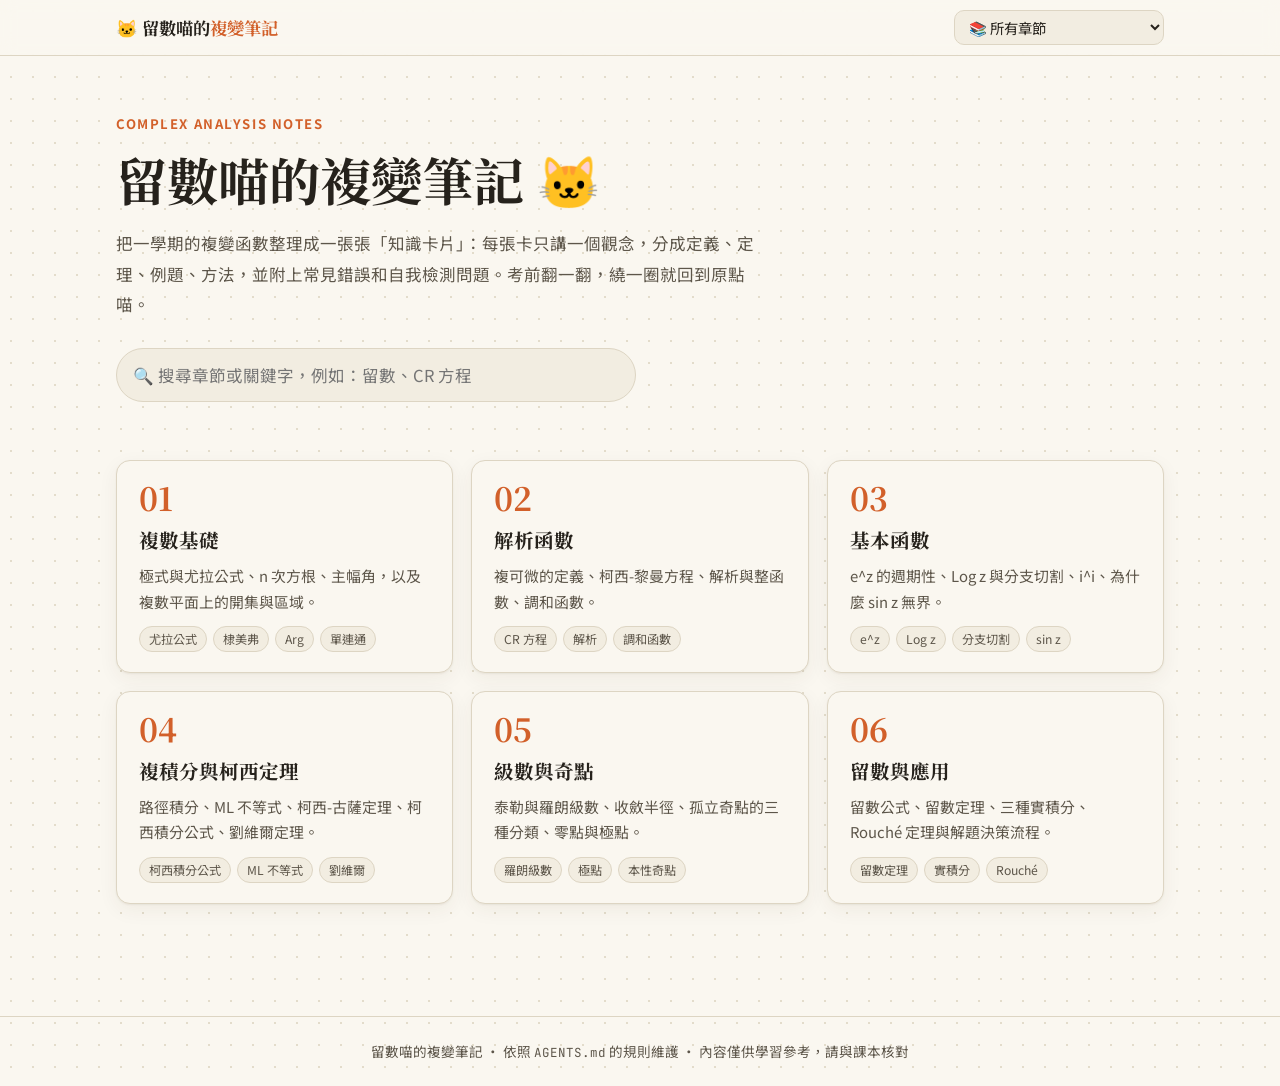
<file: index.html>
<!doctype html>
<html lang="zh-Hant">
<head>
  <meta charset="utf-8">
  <meta name="viewport" content="width=device-width, initial-scale=1">
  <title>留數喵的複變筆記</title>
  <meta name="description" content="一隻貓整理的複變函數課程筆記：定義、定理、例題與常見錯誤。">
  <link rel="preconnect" href="https://fonts.googleapis.com">
  <link rel="preconnect" href="https://fonts.gstatic.com" crossorigin>
  <link href="https://fonts.googleapis.com/css2?family=Noto+Sans+TC:wght@400;600;700&family=Noto+Serif+TC:wght@600;700&family=JetBrains+Mono&display=swap" rel="stylesheet">
  <link rel="stylesheet" href="assets/style.css">
</head>
<body data-root="">
  <main class="wrap">
    <section class="hero">
      <div class="eyebrow">COMPLEX ANALYSIS NOTES</div>
      <h1>留數喵的複變筆記 🐱</h1>
      <p>把一學期的複變函數整理成一張張「知識卡片」：每張卡只講一個觀念，分成定義、定理、例題、方法，並附上常見錯誤和自我檢測問題。考前翻一翻，繞一圈就回到原點喵。</p>
      <input id="search" class="search" type="search" placeholder="🔍 搜尋章節或關鍵字，例如：留數、CR 方程">
    </section>

    <section id="chapter-grid" class="chapter-grid" aria-label="章節列表"></section>
  </main>

  <script src="assets/site.js"></script>
</body>
</html>
</file>
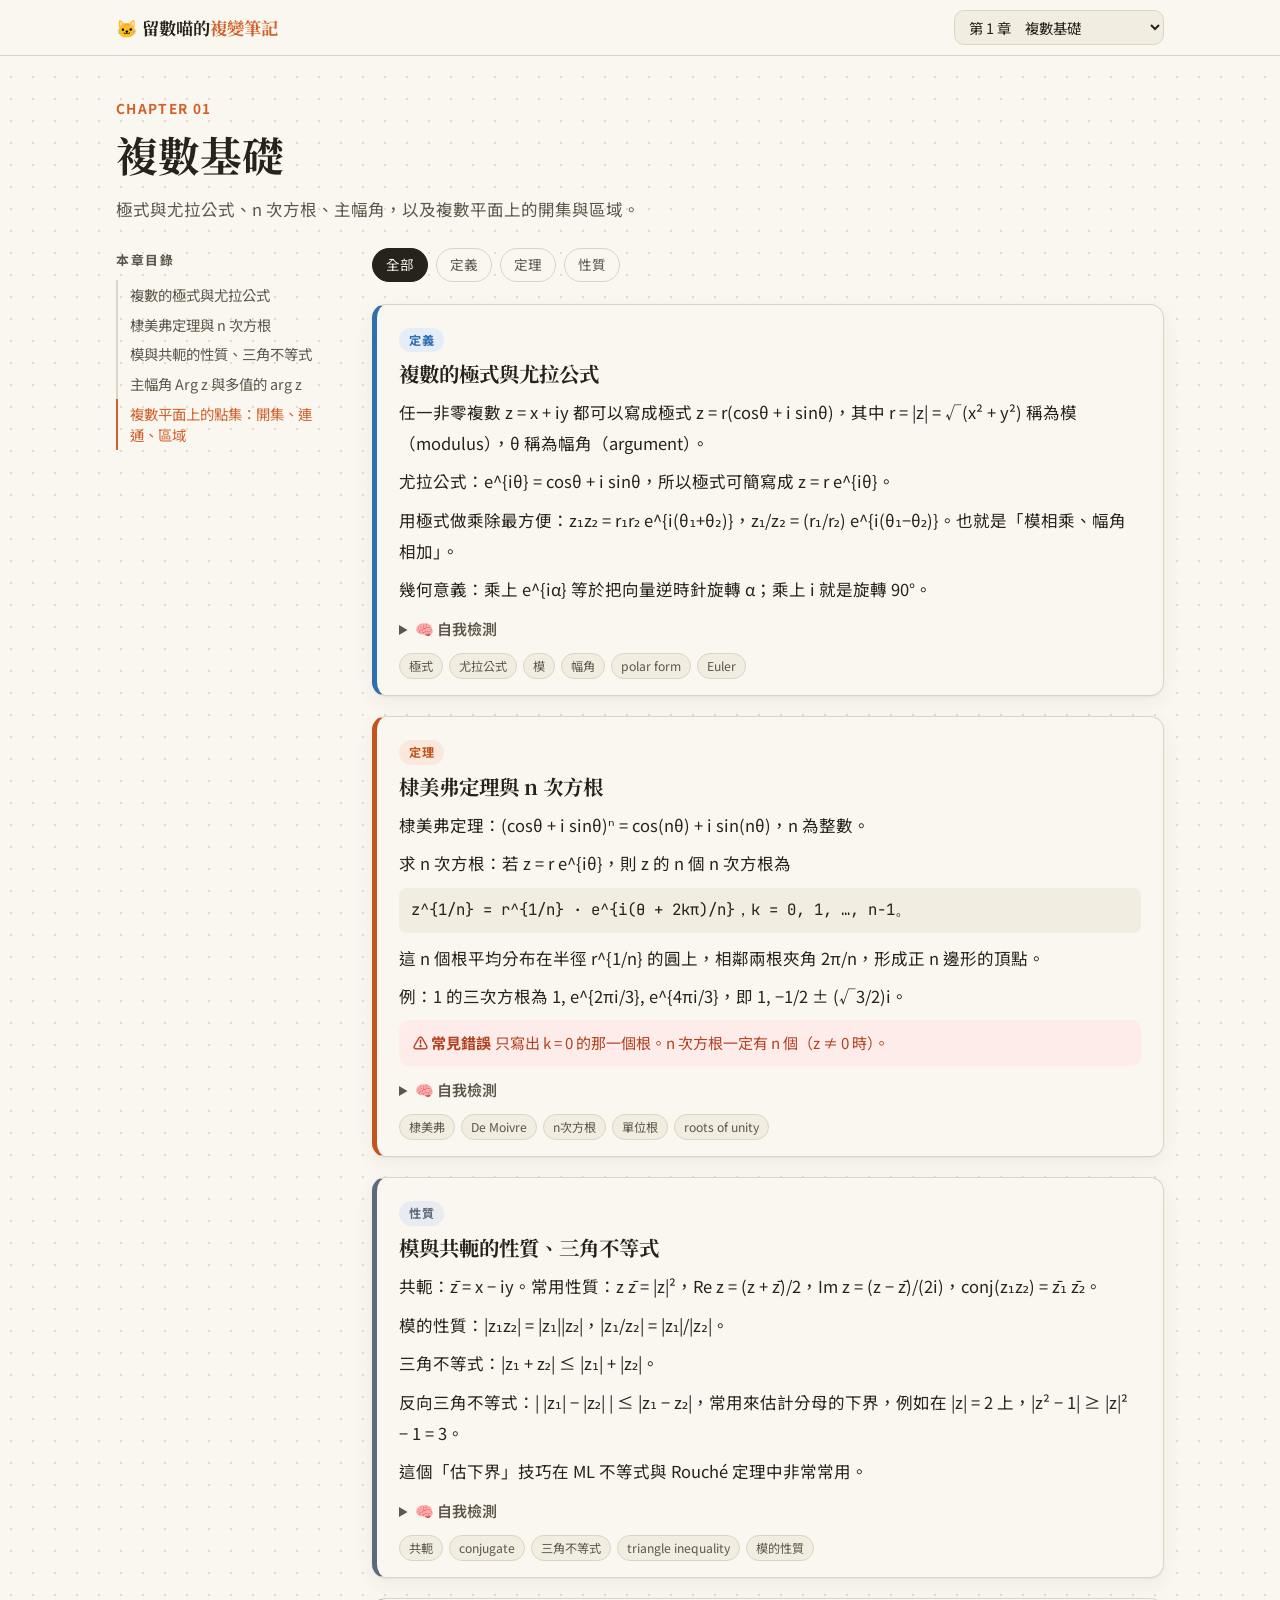
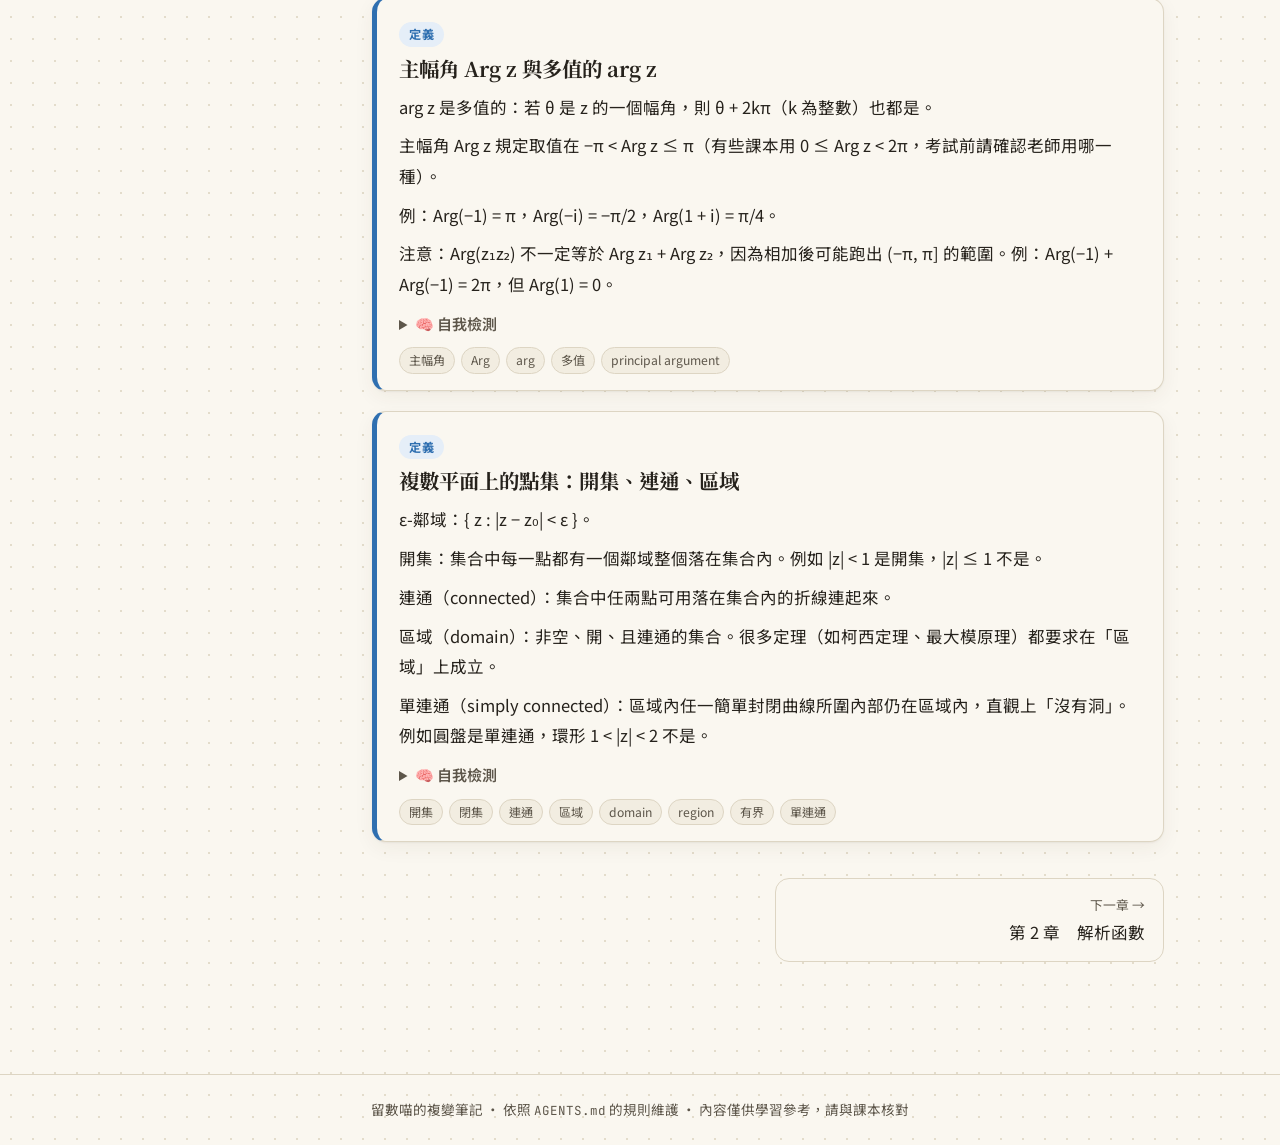
<file: 01-complex-numbers.html>
<!doctype html>
<html lang="zh-Hant">
<head>
  <meta charset="utf-8">
  <meta name="viewport" content="width=device-width, initial-scale=1">
  <title>第 1 章　複數基礎｜留數喵的複變筆記</title>
  <link rel="preconnect" href="https://fonts.googleapis.com">
  <link rel="preconnect" href="https://fonts.gstatic.com" crossorigin>
  <link href="https://fonts.googleapis.com/css2?family=Noto+Sans+TC:wght@400;600;700&family=Noto+Serif+TC:wght@600;700&family=JetBrains+Mono&display=swap" rel="stylesheet">
  <link rel="stylesheet" href="../assets/style.css">
</head>
<body data-root="../" data-chapter="1">
  <main class="wrap">
    <section class="chapter-head">
      <div class="eyebrow">CHAPTER 01</div>
      <h1>複數基礎</h1>
      <p>極式與尤拉公式、n 次方根、主幅角，以及複數平面上的開集與區域。</p>
    </section>

    <div class="chapter-layout">
      <nav id="toc" class="toc" aria-label="本章目錄"><h3>本章目錄</h3><ol></ol></nav>

      <div>
        <div id="type-filter" class="type-filter" role="toolbar" aria-label="依類型篩選"></div>

        <!-- ===== 卡片開始 ===== -->
        <article class="card" id="ch1-1" data-type="定義">
          <span class="tag">定義</span>
          <h2>複數的極式與尤拉公式</h2>
          <p>任一非零複數 z = x + iy 都可以寫成極式 z = r(cosθ + i sinθ)，其中 r = |z| = √(x² + y²) 稱為模（modulus），θ 稱為幅角（argument）。</p>
          <p>尤拉公式：e^{iθ} = cosθ + i sinθ，所以極式可簡寫成 z = r e^{iθ}。</p>
          <p>用極式做乘除最方便：z₁z₂ = r₁r₂ e^{i(θ₁+θ₂)}，z₁/z₂ = (r₁/r₂) e^{i(θ₁−θ₂)}。也就是「模相乘、幅角相加」。</p>
          <p>幾何意義：乘上 e^{iα} 等於把向量逆時針旋轉 α；乘上 i 就是旋轉 90°。</p>
          <details class="practice"><summary>🧠 自我檢測</summary><p>複數乘法在幾何上是什麼意思？為什麼乘 i 是旋轉 90 度？</p></details>
          <div class="chips keywords"><span class="chip">極式</span><span class="chip">尤拉公式</span><span class="chip">模</span><span class="chip">幅角</span><span class="chip">polar form</span><span class="chip">Euler</span></div>
        </article>

        <article class="card" id="ch1-2" data-type="定理">
          <span class="tag">定理</span>
          <h2>棣美弗定理與 n 次方根</h2>
          <p>棣美弗定理：(cosθ + i sinθ)ⁿ = cos(nθ) + i sin(nθ)，n 為整數。</p>
          <p>求 n 次方根：若 z = r e^{iθ}，則 z 的 n 個 n 次方根為</p>
          <div class="formula">z^{1/n} = r^{1/n} · e^{i(θ + 2kπ)/n}，k = 0, 1, …, n−1。</div>
          <p>這 n 個根平均分布在半徑 r^{1/n} 的圓上，相鄰兩根夾角 2π/n，形成正 n 邊形的頂點。</p>
          <p>例：1 的三次方根為 1, e^{2πi/3}, e^{4πi/3}，即 1, −1/2 ± (√3/2)i。</p>
          <p class="pitfall"><strong>⚠️ 常見錯誤</strong>只寫出 k = 0 的那一個根。n 次方根一定有 n 個（z ≠ 0 時）。</p>
          <details class="practice"><summary>🧠 自我檢測</summary><p>怎麼求 -8 的三次方根？為什麼會有三個答案？</p></details>
          <div class="chips keywords"><span class="chip">棣美弗</span><span class="chip">De Moivre</span><span class="chip">n次方根</span><span class="chip">單位根</span><span class="chip">roots of unity</span></div>
        </article>

        <article class="card" id="ch1-3" data-type="性質">
          <span class="tag">性質</span>
          <h2>模與共軛的性質、三角不等式</h2>
          <p>共軛：z̄ = x − iy。常用性質：z z̄ = |z|²，Re z = (z + z̄)/2，Im z = (z − z̄)/(2i)，conj(z₁z₂) = z̄₁ z̄₂。</p>
          <p>模的性質：|z₁z₂| = |z₁||z₂|，|z₁/z₂| = |z₁|/|z₂|。</p>
          <p>三角不等式：|z₁ + z₂| ≤ |z₁| + |z₂|。</p>
          <p>反向三角不等式：| |z₁| − |z₂| | ≤ |z₁ − z₂|，常用來估計分母的下界，例如在 |z| = 2 上，|z² − 1| ≥ |z|² − 1 = 3。</p>
          <p>這個「估下界」技巧在 ML 不等式與 Rouché 定理中非常常用。</p>
          <details class="practice"><summary>🧠 自我檢測</summary><p>在圓上要怎麼估計 1/|z²+1| 的上界？</p></details>
          <div class="chips keywords"><span class="chip">共軛</span><span class="chip">conjugate</span><span class="chip">三角不等式</span><span class="chip">triangle inequality</span><span class="chip">模的性質</span></div>
        </article>

        <article class="card" id="ch1-4" data-type="定義">
          <span class="tag">定義</span>
          <h2>主幅角 Arg z 與多值的 arg z</h2>
          <p>arg z 是多值的：若 θ 是 z 的一個幅角，則 θ + 2kπ（k 為整數）也都是。</p>
          <p>主幅角 Arg z 規定取值在 −π &lt; Arg z ≤ π（有些課本用 0 ≤ Arg z &lt; 2π，考試前請確認老師用哪一種）。</p>
          <p>例：Arg(−1) = π，Arg(−i) = −π/2，Arg(1 + i) = π/4。</p>
          <p>注意：Arg(z₁z₂) 不一定等於 Arg z₁ + Arg z₂，因為相加後可能跑出 (−π, π] 的範圍。例：Arg(−1) + Arg(−1) = 2π，但 Arg(1) = 0。</p>
          <details class="practice"><summary>🧠 自我檢測</summary><p>Arg 和 arg 有什麼差別？Arg(z1 z2) 會等於 Arg z1 + Arg z2 嗎？</p></details>
          <div class="chips keywords"><span class="chip">主幅角</span><span class="chip">Arg</span><span class="chip">arg</span><span class="chip">多值</span><span class="chip">principal argument</span></div>
        </article>

        <article class="card" id="ch1-5" data-type="定義">
          <span class="tag">定義</span>
          <h2>複數平面上的點集：開集、連通、區域</h2>
          <p>ε-鄰域：{ z : |z − z₀| &lt; ε }。</p>
          <p>開集：集合中每一點都有一個鄰域整個落在集合內。例如 |z| &lt; 1 是開集，|z| ≤ 1 不是。</p>
          <p>連通（connected）：集合中任兩點可用落在集合內的折線連起來。</p>
          <p>區域（domain）：非空、開、且連通的集合。很多定理（如柯西定理、最大模原理）都要求在「區域」上成立。</p>
          <p>單連通（simply connected）：區域內任一簡單封閉曲線所圍內部仍在區域內，直觀上「沒有洞」。例如圓盤是單連通，環形 1 &lt; |z| &lt; 2 不是。</p>
          <details class="practice"><summary>🧠 自我檢測</summary><p>什麼叫做單連通區域？為什麼柯西定理需要這個條件？</p></details>
          <div class="chips keywords"><span class="chip">開集</span><span class="chip">閉集</span><span class="chip">連通</span><span class="chip">區域</span><span class="chip">domain</span><span class="chip">region</span><span class="chip">有界</span><span class="chip">單連通</span></div>
        </article>
        <!-- ===== 卡片結束 ===== -->

        <nav id="pager" class="pager" aria-label="章節切換"></nav>
      </div>
    </div>
  </main>

  <script src="../assets/site.js"></script>
</body>
</html>
</file>
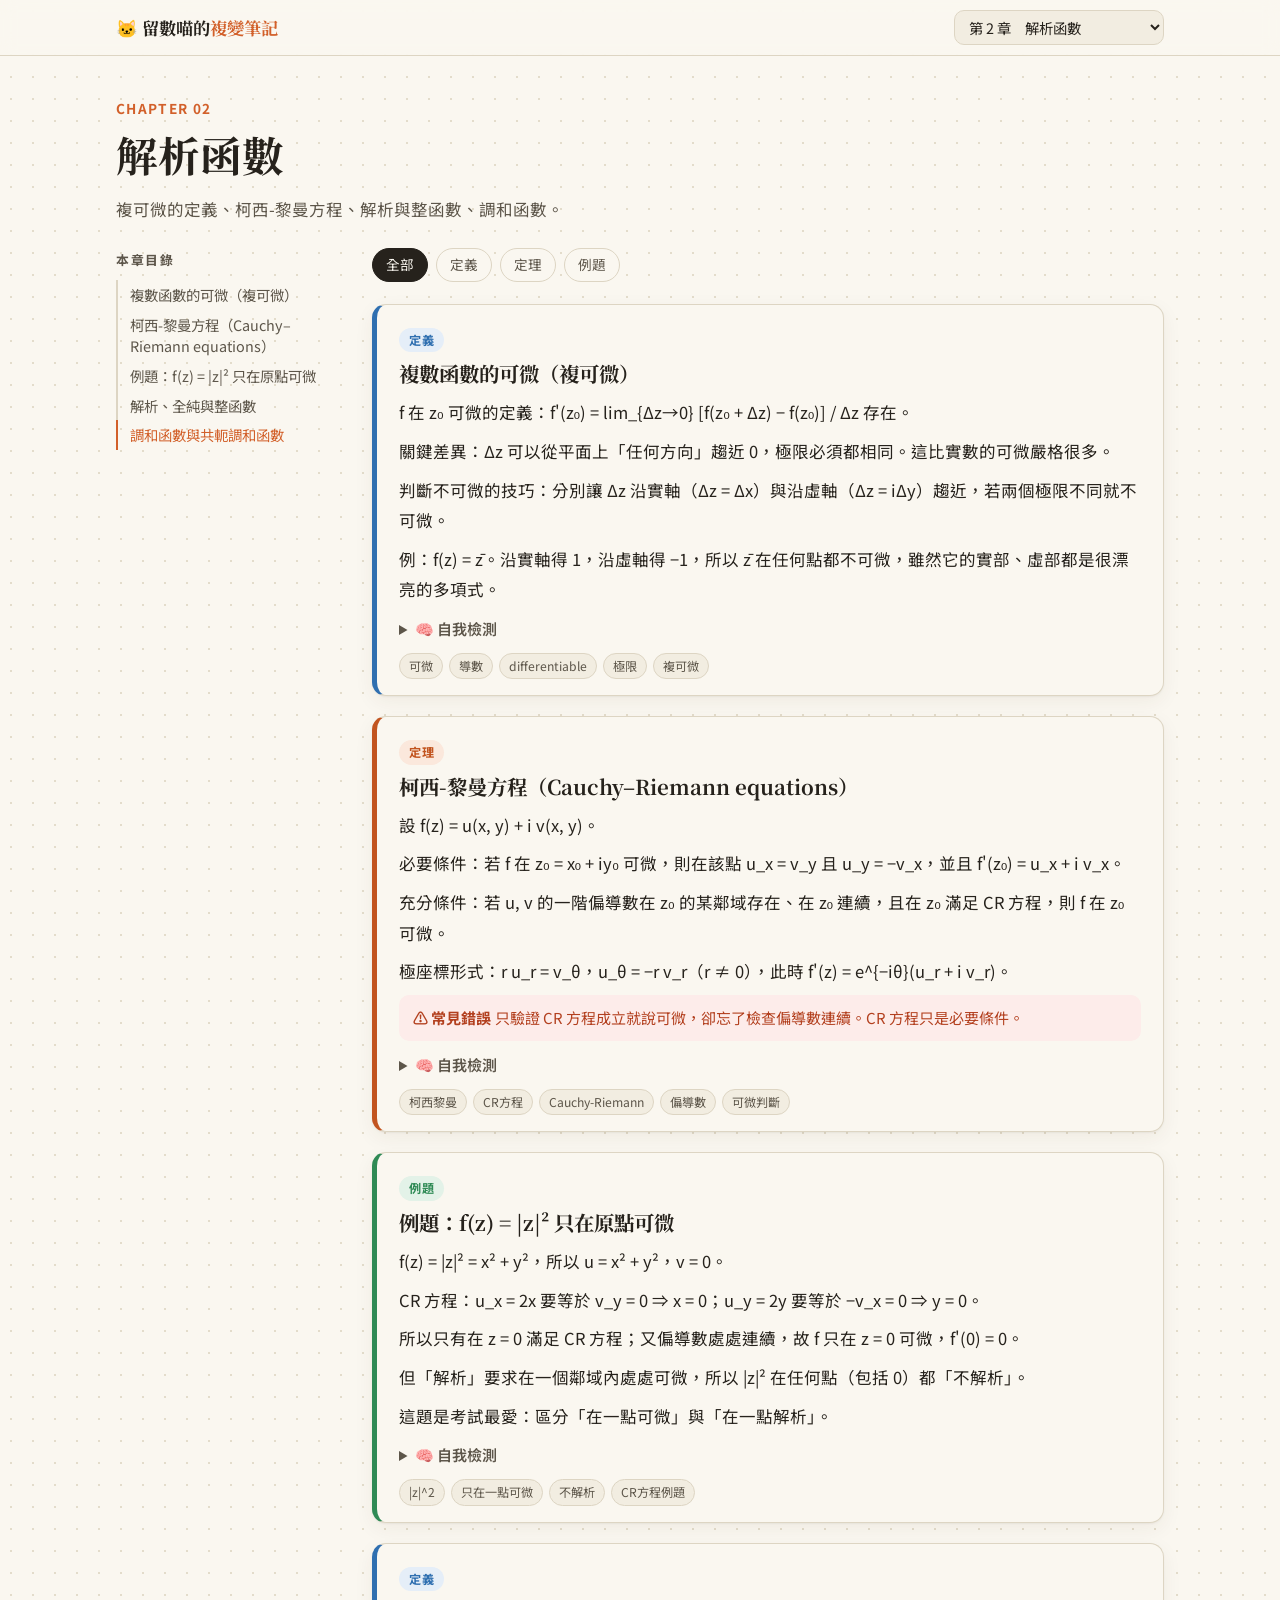
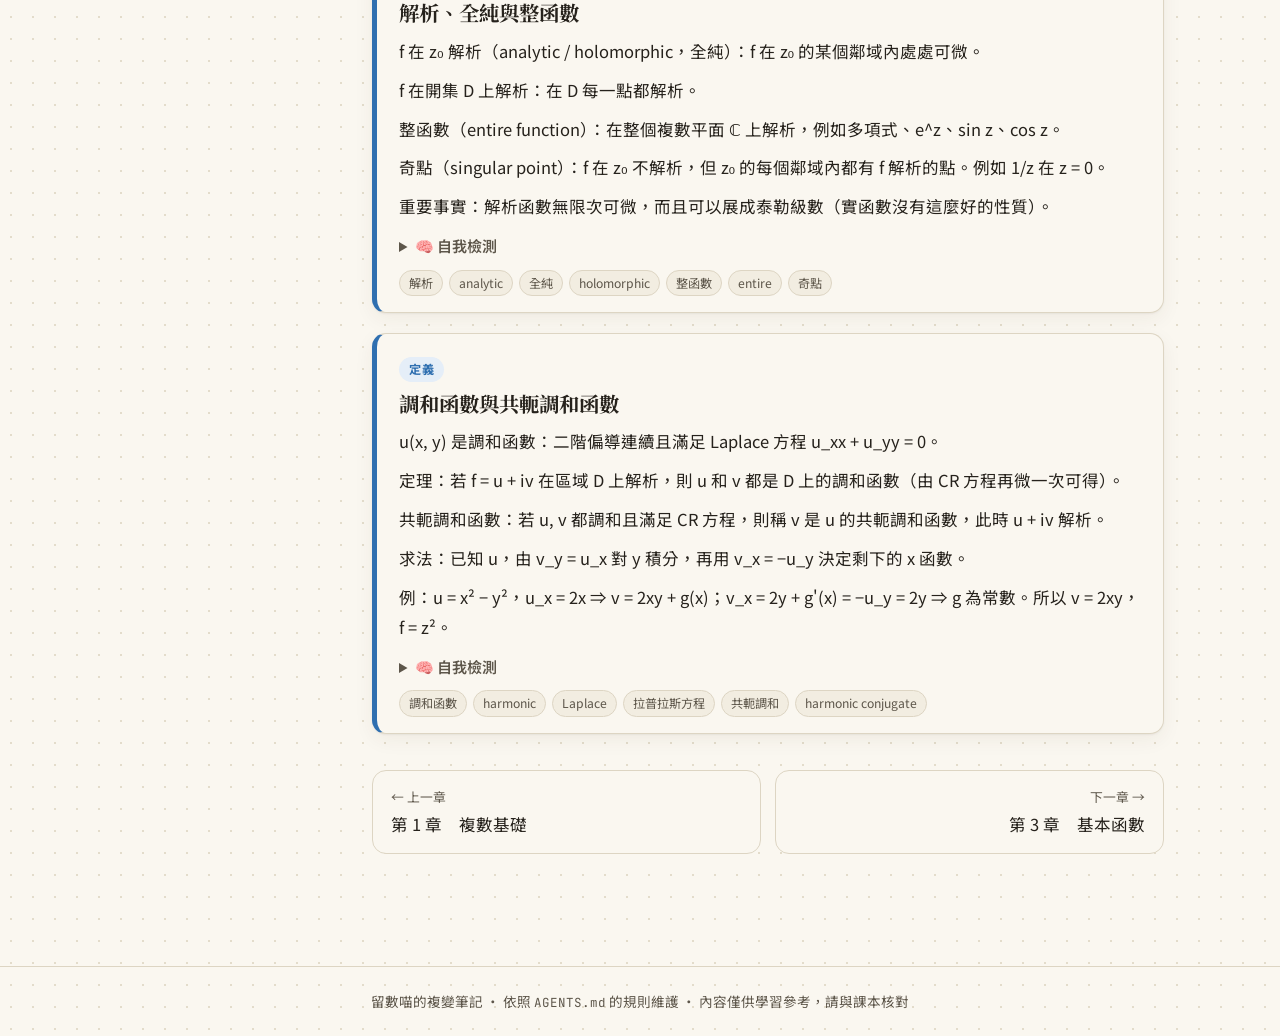
<file: 02-analytic-functions.html>
<!doctype html>
<html lang="zh-Hant">
<head>
  <meta charset="utf-8">
  <meta name="viewport" content="width=device-width, initial-scale=1">
  <title>第 2 章　解析函數｜留數喵的複變筆記</title>
  <link rel="preconnect" href="https://fonts.googleapis.com">
  <link rel="preconnect" href="https://fonts.gstatic.com" crossorigin>
  <link href="https://fonts.googleapis.com/css2?family=Noto+Sans+TC:wght@400;600;700&family=Noto+Serif+TC:wght@600;700&family=JetBrains+Mono&display=swap" rel="stylesheet">
  <link rel="stylesheet" href="../assets/style.css">
</head>
<body data-root="../" data-chapter="2">
  <main class="wrap">
    <section class="chapter-head">
      <div class="eyebrow">CHAPTER 02</div>
      <h1>解析函數</h1>
      <p>複可微的定義、柯西-黎曼方程、解析與整函數、調和函數。</p>
    </section>

    <div class="chapter-layout">
      <nav id="toc" class="toc" aria-label="本章目錄"><h3>本章目錄</h3><ol></ol></nav>

      <div>
        <div id="type-filter" class="type-filter" role="toolbar" aria-label="依類型篩選"></div>

        <!-- ===== 卡片開始 ===== -->
        <article class="card" id="ch2-1" data-type="定義">
          <span class="tag">定義</span>
          <h2>複數函數的可微（複可微）</h2>
          <p>f 在 z₀ 可微的定義：f'(z₀) = lim_{Δz→0} [f(z₀ + Δz) − f(z₀)] / Δz 存在。</p>
          <p>關鍵差異：Δz 可以從平面上「任何方向」趨近 0，極限必須都相同。這比實數的可微嚴格很多。</p>
          <p>判斷不可微的技巧：分別讓 Δz 沿實軸（Δz = Δx）與沿虛軸（Δz = iΔy）趨近，若兩個極限不同就不可微。</p>
          <p>例：f(z) = z̄。沿實軸得 1，沿虛軸得 −1，所以 z̄ 在任何點都不可微，雖然它的實部、虛部都是很漂亮的多項式。</p>
          <details class="practice"><summary>🧠 自我檢測</summary><p>為什麼 z bar 處處連續但處處不可微？</p></details>
          <div class="chips keywords"><span class="chip">可微</span><span class="chip">導數</span><span class="chip">differentiable</span><span class="chip">極限</span><span class="chip">複可微</span></div>
        </article>

        <article class="card" id="ch2-2" data-type="定理">
          <span class="tag">定理</span>
          <h2>柯西-黎曼方程（Cauchy–Riemann equations）</h2>
          <p>設 f(z) = u(x, y) + i v(x, y)。</p>
          <p>必要條件：若 f 在 z₀ = x₀ + iy₀ 可微，則在該點 u_x = v_y 且 u_y = −v_x，並且 f'(z₀) = u_x + i v_x。</p>
          <p>充分條件：若 u, v 的一階偏導數在 z₀ 的某鄰域存在、在 z₀ 連續，且在 z₀ 滿足 CR 方程，則 f 在 z₀ 可微。</p>
          <p>極座標形式：r u_r = v_θ，u_θ = −r v_r（r ≠ 0），此時 f'(z) = e^{−iθ}(u_r + i v_r)。</p>
          <p class="pitfall"><strong>⚠️ 常見錯誤</strong>只驗證 CR 方程成立就說可微，卻忘了檢查偏導數連續。CR 方程只是必要條件。</p>
          <details class="practice"><summary>🧠 自我檢測</summary><p>怎麼用 CR 方程判斷一個函數哪裡可微？極座標版本長怎樣？</p></details>
          <div class="chips keywords"><span class="chip">柯西黎曼</span><span class="chip">CR方程</span><span class="chip">Cauchy-Riemann</span><span class="chip">偏導數</span><span class="chip">可微判斷</span></div>
        </article>

        <article class="card" id="ch2-3" data-type="例題">
          <span class="tag">例題</span>
          <h2>例題：f(z) = |z|² 只在原點可微</h2>
          <p>f(z) = |z|² = x² + y²，所以 u = x² + y²，v = 0。</p>
          <p>CR 方程：u_x = 2x 要等於 v_y = 0 ⇒ x = 0；u_y = 2y 要等於 −v_x = 0 ⇒ y = 0。</p>
          <p>所以只有在 z = 0 滿足 CR 方程；又偏導數處處連續，故 f 只在 z = 0 可微，f'(0) = 0。</p>
          <p>但「解析」要求在一個鄰域內處處可微，所以 |z|² 在任何點（包括 0）都「不解析」。</p>
          <p>這題是考試最愛：區分「在一點可微」與「在一點解析」。</p>
          <details class="practice"><summary>🧠 自我檢測</summary><p>在一點可微和在一點解析差在哪裡？</p></details>
          <div class="chips keywords"><span class="chip">|z|^2</span><span class="chip">只在一點可微</span><span class="chip">不解析</span><span class="chip">CR方程例題</span></div>
        </article>

        <article class="card" id="ch2-4" data-type="定義">
          <span class="tag">定義</span>
          <h2>解析、全純與整函數</h2>
          <p>f 在 z₀ 解析（analytic / holomorphic，全純）：f 在 z₀ 的某個鄰域內處處可微。</p>
          <p>f 在開集 D 上解析：在 D 每一點都解析。</p>
          <p>整函數（entire function）：在整個複數平面 ℂ 上解析，例如多項式、e^z、sin z、cos z。</p>
          <p>奇點（singular point）：f 在 z₀ 不解析，但 z₀ 的每個鄰域內都有 f 解析的點。例如 1/z 在 z = 0。</p>
          <p>重要事實：解析函數無限次可微，而且可以展成泰勒級數（實函數沒有這麼好的性質）。</p>
          <details class="practice"><summary>🧠 自我檢測</summary><p>什麼是整函數？1/z 是整函數嗎？</p></details>
          <div class="chips keywords"><span class="chip">解析</span><span class="chip">analytic</span><span class="chip">全純</span><span class="chip">holomorphic</span><span class="chip">整函數</span><span class="chip">entire</span><span class="chip">奇點</span></div>
        </article>

        <article class="card" id="ch2-5" data-type="定義">
          <span class="tag">定義</span>
          <h2>調和函數與共軛調和函數</h2>
          <p>u(x, y) 是調和函數：二階偏導連續且滿足 Laplace 方程 u_xx + u_yy = 0。</p>
          <p>定理：若 f = u + iv 在區域 D 上解析，則 u 和 v 都是 D 上的調和函數（由 CR 方程再微一次可得）。</p>
          <p>共軛調和函數：若 u, v 都調和且滿足 CR 方程，則稱 v 是 u 的共軛調和函數，此時 u + iv 解析。</p>
          <p>求法：已知 u，由 v_y = u_x 對 y 積分，再用 v_x = −u_y 決定剩下的 x 函數。</p>
          <p>例：u = x² − y²，u_x = 2x ⇒ v = 2xy + g(x)；v_x = 2y + g'(x) = −u_y = 2y ⇒ g 為常數。所以 v = 2xy，f = z²。</p>
          <details class="practice"><summary>🧠 自我檢測</summary><p>給定 u = x^2 - y^2，怎麼求它的共軛調和函數？</p></details>
          <div class="chips keywords"><span class="chip">調和函數</span><span class="chip">harmonic</span><span class="chip">Laplace</span><span class="chip">拉普拉斯方程</span><span class="chip">共軛調和</span><span class="chip">harmonic conjugate</span></div>
        </article>
        <!-- ===== 卡片結束 ===== -->

        <nav id="pager" class="pager" aria-label="章節切換"></nav>
      </div>
    </div>
  </main>

  <script src="../assets/site.js"></script>
</body>
</html>
</file>
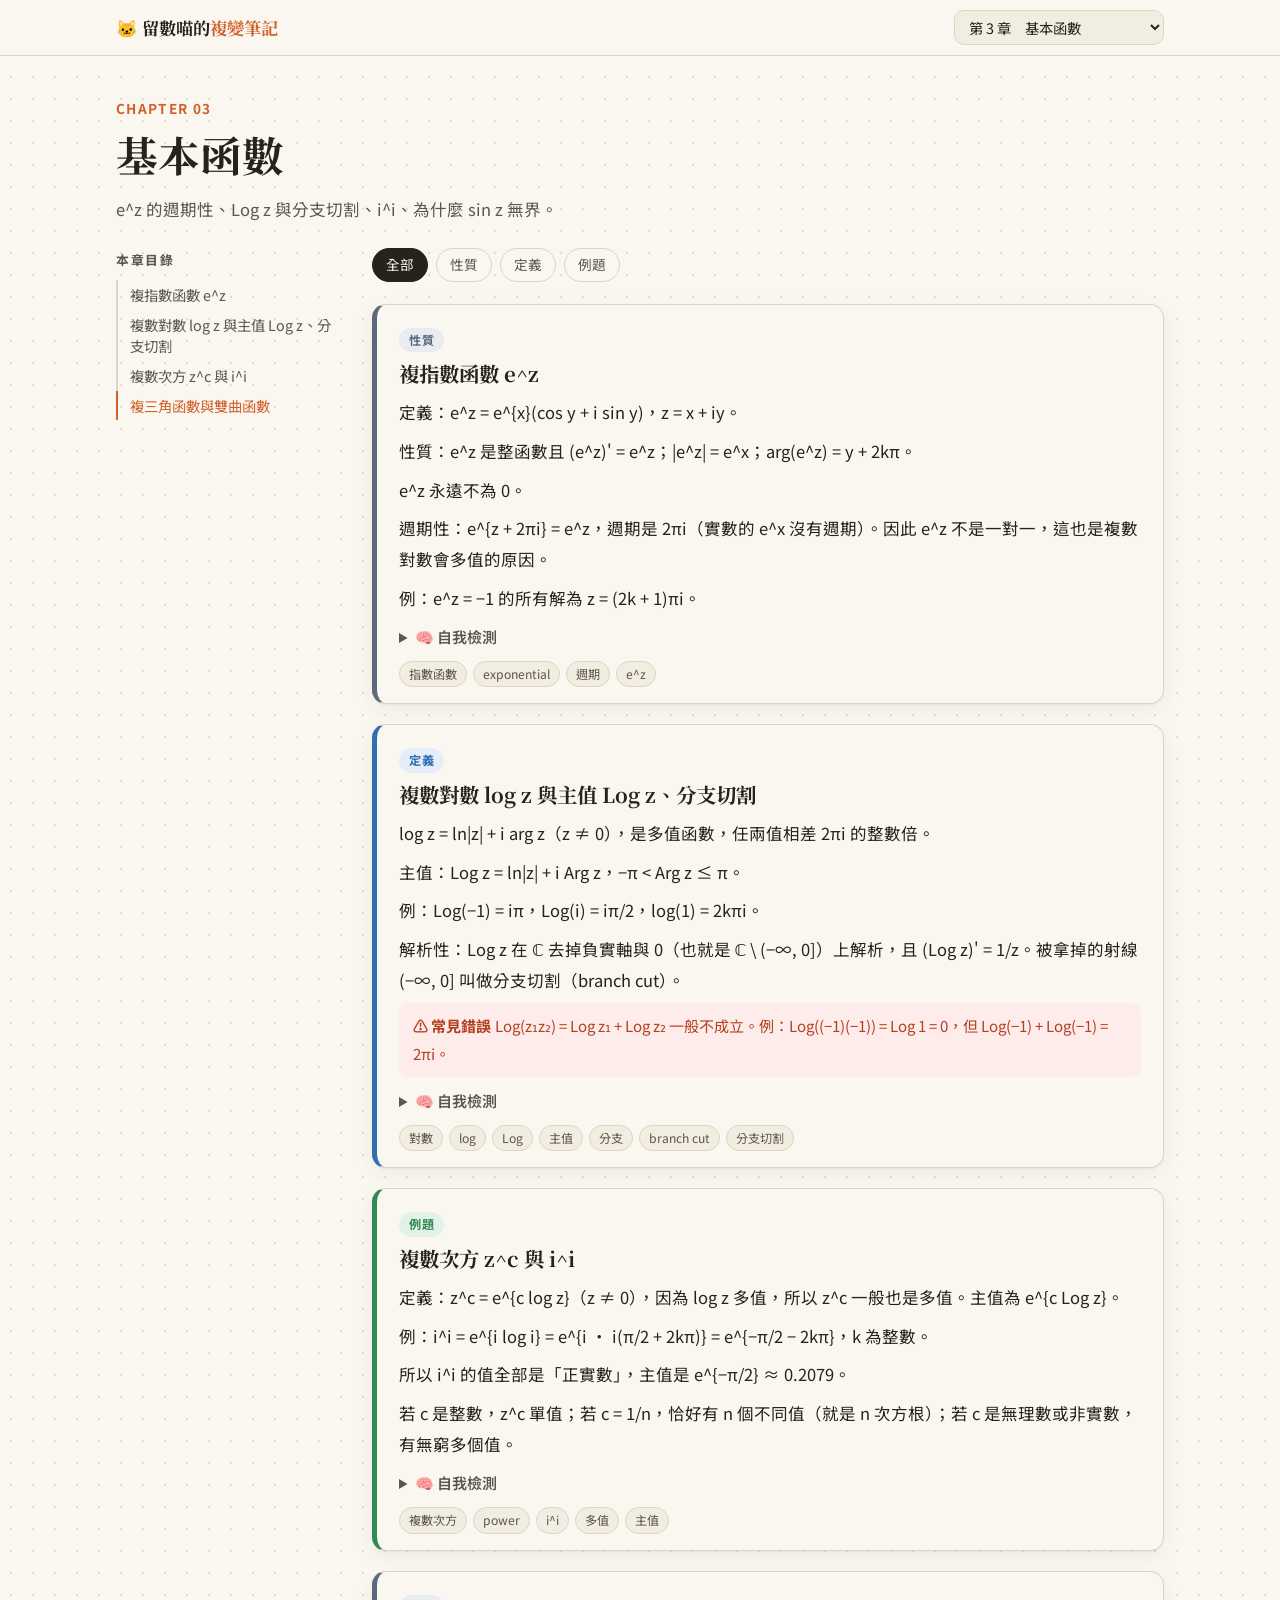
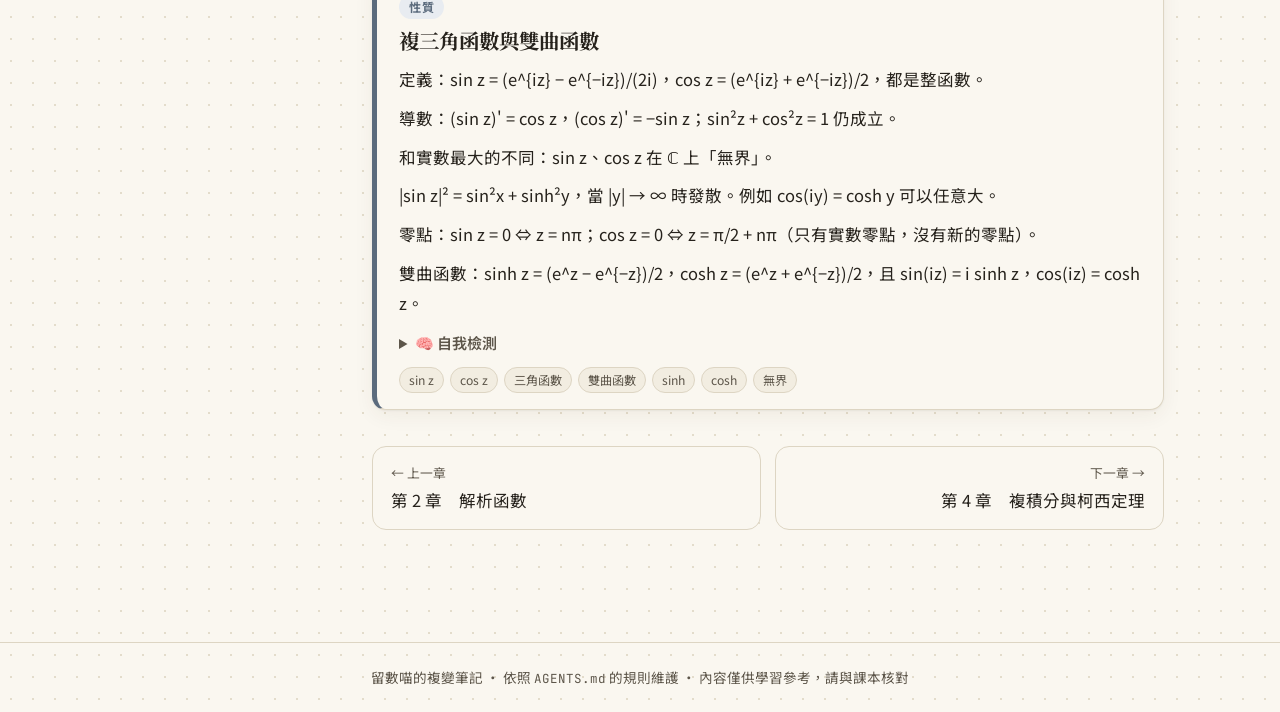
<file: 03-elementary-functions.html>
<!doctype html>
<html lang="zh-Hant">
<head>
  <meta charset="utf-8">
  <meta name="viewport" content="width=device-width, initial-scale=1">
  <title>第 3 章　基本函數｜留數喵的複變筆記</title>
  <link rel="preconnect" href="https://fonts.googleapis.com">
  <link rel="preconnect" href="https://fonts.gstatic.com" crossorigin>
  <link href="https://fonts.googleapis.com/css2?family=Noto+Sans+TC:wght@400;600;700&family=Noto+Serif+TC:wght@600;700&family=JetBrains+Mono&display=swap" rel="stylesheet">
  <link rel="stylesheet" href="../assets/style.css">
</head>
<body data-root="../" data-chapter="3">
  <main class="wrap">
    <section class="chapter-head">
      <div class="eyebrow">CHAPTER 03</div>
      <h1>基本函數</h1>
      <p>e^z 的週期性、Log z 與分支切割、i^i、為什麼 sin z 無界。</p>
    </section>

    <div class="chapter-layout">
      <nav id="toc" class="toc" aria-label="本章目錄"><h3>本章目錄</h3><ol></ol></nav>

      <div>
        <div id="type-filter" class="type-filter" role="toolbar" aria-label="依類型篩選"></div>

        <!-- ===== 卡片開始 ===== -->
        <article class="card" id="ch3-1" data-type="性質">
          <span class="tag">性質</span>
          <h2>複指數函數 e^z</h2>
          <p>定義：e^z = e^{x}(cos y + i sin y)，z = x + iy。</p>
          <p>性質：e^z 是整函數且 (e^z)' = e^z；|e^z| = e^x；arg(e^z) = y + 2kπ。</p>
          <p>e^z 永遠不為 0。</p>
          <p>週期性：e^{z + 2πi} = e^z，週期是 2πi（實數的 e^x 沒有週期）。因此 e^z 不是一對一，這也是複數對數會多值的原因。</p>
          <p>例：e^z = −1 的所有解為 z = (2k + 1)πi。</p>
          <details class="practice"><summary>🧠 自我檢測</summary><p>e^z 的週期是多少？e^z 有可能等於 0 嗎？</p></details>
          <div class="chips keywords"><span class="chip">指數函數</span><span class="chip">exponential</span><span class="chip">週期</span><span class="chip">e^z</span></div>
        </article>

        <article class="card" id="ch3-2" data-type="定義">
          <span class="tag">定義</span>
          <h2>複數對數 log z 與主值 Log z、分支切割</h2>
          <p>log z = ln|z| + i arg z（z ≠ 0），是多值函數，任兩值相差 2πi 的整數倍。</p>
          <p>主值：Log z = ln|z| + i Arg z，−π &lt; Arg z ≤ π。</p>
          <p>例：Log(−1) = iπ，Log(i) = iπ/2，log(1) = 2kπi。</p>
          <p>解析性：Log z 在 ℂ 去掉負實軸與 0（也就是 ℂ \ (−∞, 0]）上解析，且 (Log z)' = 1/z。被拿掉的射線 (−∞, 0] 叫做分支切割（branch cut）。</p>
          <p class="pitfall"><strong>⚠️ 常見錯誤</strong>Log(z₁z₂) = Log z₁ + Log z₂ 一般不成立。例：Log((−1)(−1)) = Log 1 = 0，但 Log(−1) + Log(−1) = 2πi。</p>
          <details class="practice"><summary>🧠 自我檢測</summary><p>Log z 在哪裡解析？為什麼要切掉負實軸？</p></details>
          <div class="chips keywords"><span class="chip">對數</span><span class="chip">log</span><span class="chip">Log</span><span class="chip">主值</span><span class="chip">分支</span><span class="chip">branch cut</span><span class="chip">分支切割</span></div>
        </article>

        <article class="card" id="ch3-3" data-type="例題">
          <span class="tag">例題</span>
          <h2>複數次方 z^c 與 i^i</h2>
          <p>定義：z^c = e^{c log z}（z ≠ 0），因為 log z 多值，所以 z^c 一般也是多值。主值為 e^{c Log z}。</p>
          <p>例：i^i = e^{i log i} = e^{i · i(π/2 + 2kπ)} = e^{−π/2 − 2kπ}，k 為整數。</p>
          <p>所以 i^i 的值全部是「正實數」，主值是 e^{−π/2} ≈ 0.2079。</p>
          <p>若 c 是整數，z^c 單值；若 c = 1/n，恰好有 n 個不同值（就是 n 次方根）；若 c 是無理數或非實數，有無窮多個值。</p>
          <details class="practice"><summary>🧠 自我檢測</summary><p>i 的 i 次方是多少？為什麼是實數？</p></details>
          <div class="chips keywords"><span class="chip">複數次方</span><span class="chip">power</span><span class="chip">i^i</span><span class="chip">多值</span><span class="chip">主值</span></div>
        </article>

        <article class="card" id="ch3-4" data-type="性質">
          <span class="tag">性質</span>
          <h2>複三角函數與雙曲函數</h2>
          <p>定義：sin z = (e^{iz} − e^{−iz})/(2i)，cos z = (e^{iz} + e^{−iz})/2，都是整函數。</p>
          <p>導數：(sin z)' = cos z，(cos z)' = −sin z；sin²z + cos²z = 1 仍成立。</p>
          <p>和實數最大的不同：sin z、cos z 在 ℂ 上「無界」。</p>
          <p>|sin z|² = sin²x + sinh²y，當 |y| → ∞ 時發散。例如 cos(iy) = cosh y 可以任意大。</p>
          <p>零點：sin z = 0 ⇔ z = nπ；cos z = 0 ⇔ z = π/2 + nπ（只有實數零點，沒有新的零點）。</p>
          <p>雙曲函數：sinh z = (e^z − e^{−z})/2，cosh z = (e^z + e^{−z})/2，且 sin(iz) = i sinh z，cos(iz) = cosh z。</p>
          <details class="practice"><summary>🧠 自我檢測</summary><p>複數的 sin z 有界嗎？|sin z| 可以大於 1 嗎？</p></details>
          <div class="chips keywords"><span class="chip">sin z</span><span class="chip">cos z</span><span class="chip">三角函數</span><span class="chip">雙曲函數</span><span class="chip">sinh</span><span class="chip">cosh</span><span class="chip">無界</span></div>
        </article>
        <!-- ===== 卡片結束 ===== -->

        <nav id="pager" class="pager" aria-label="章節切換"></nav>
      </div>
    </div>
  </main>

  <script src="../assets/site.js"></script>
</body>
</html>
</file>
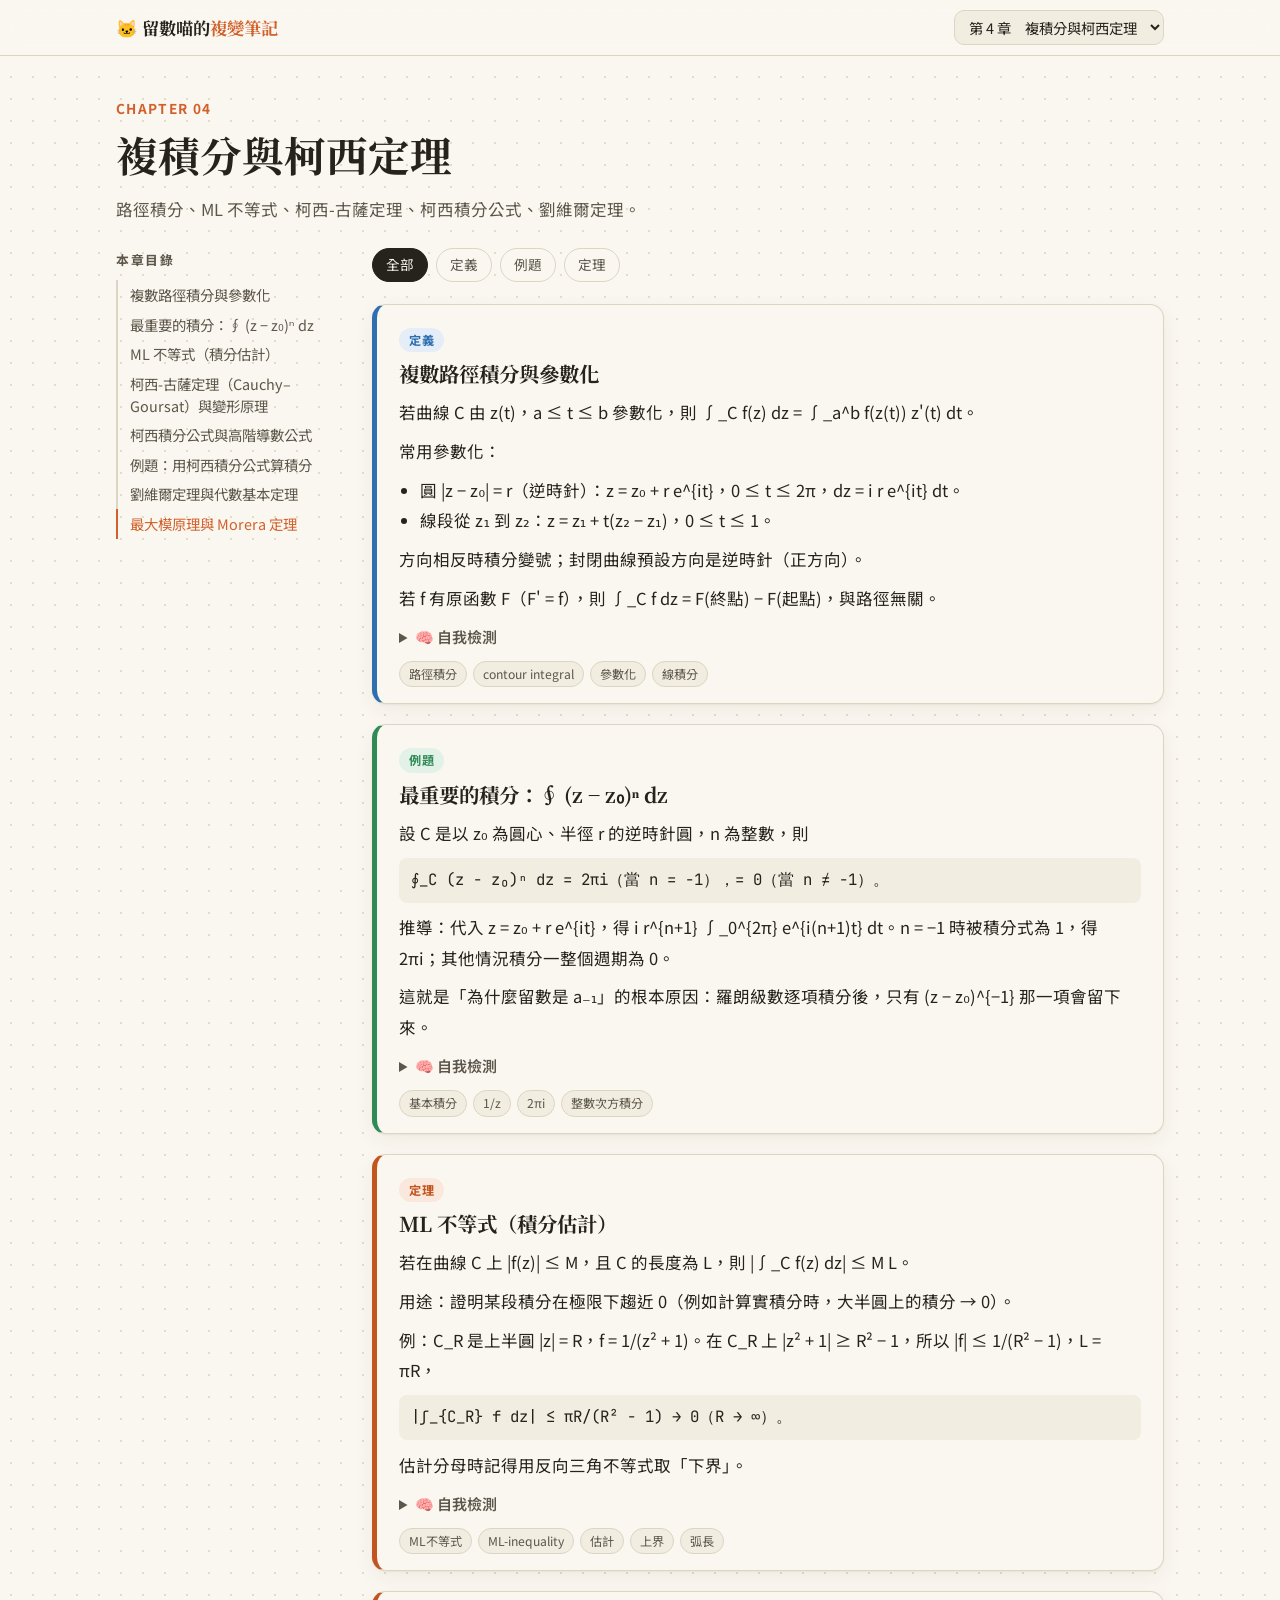
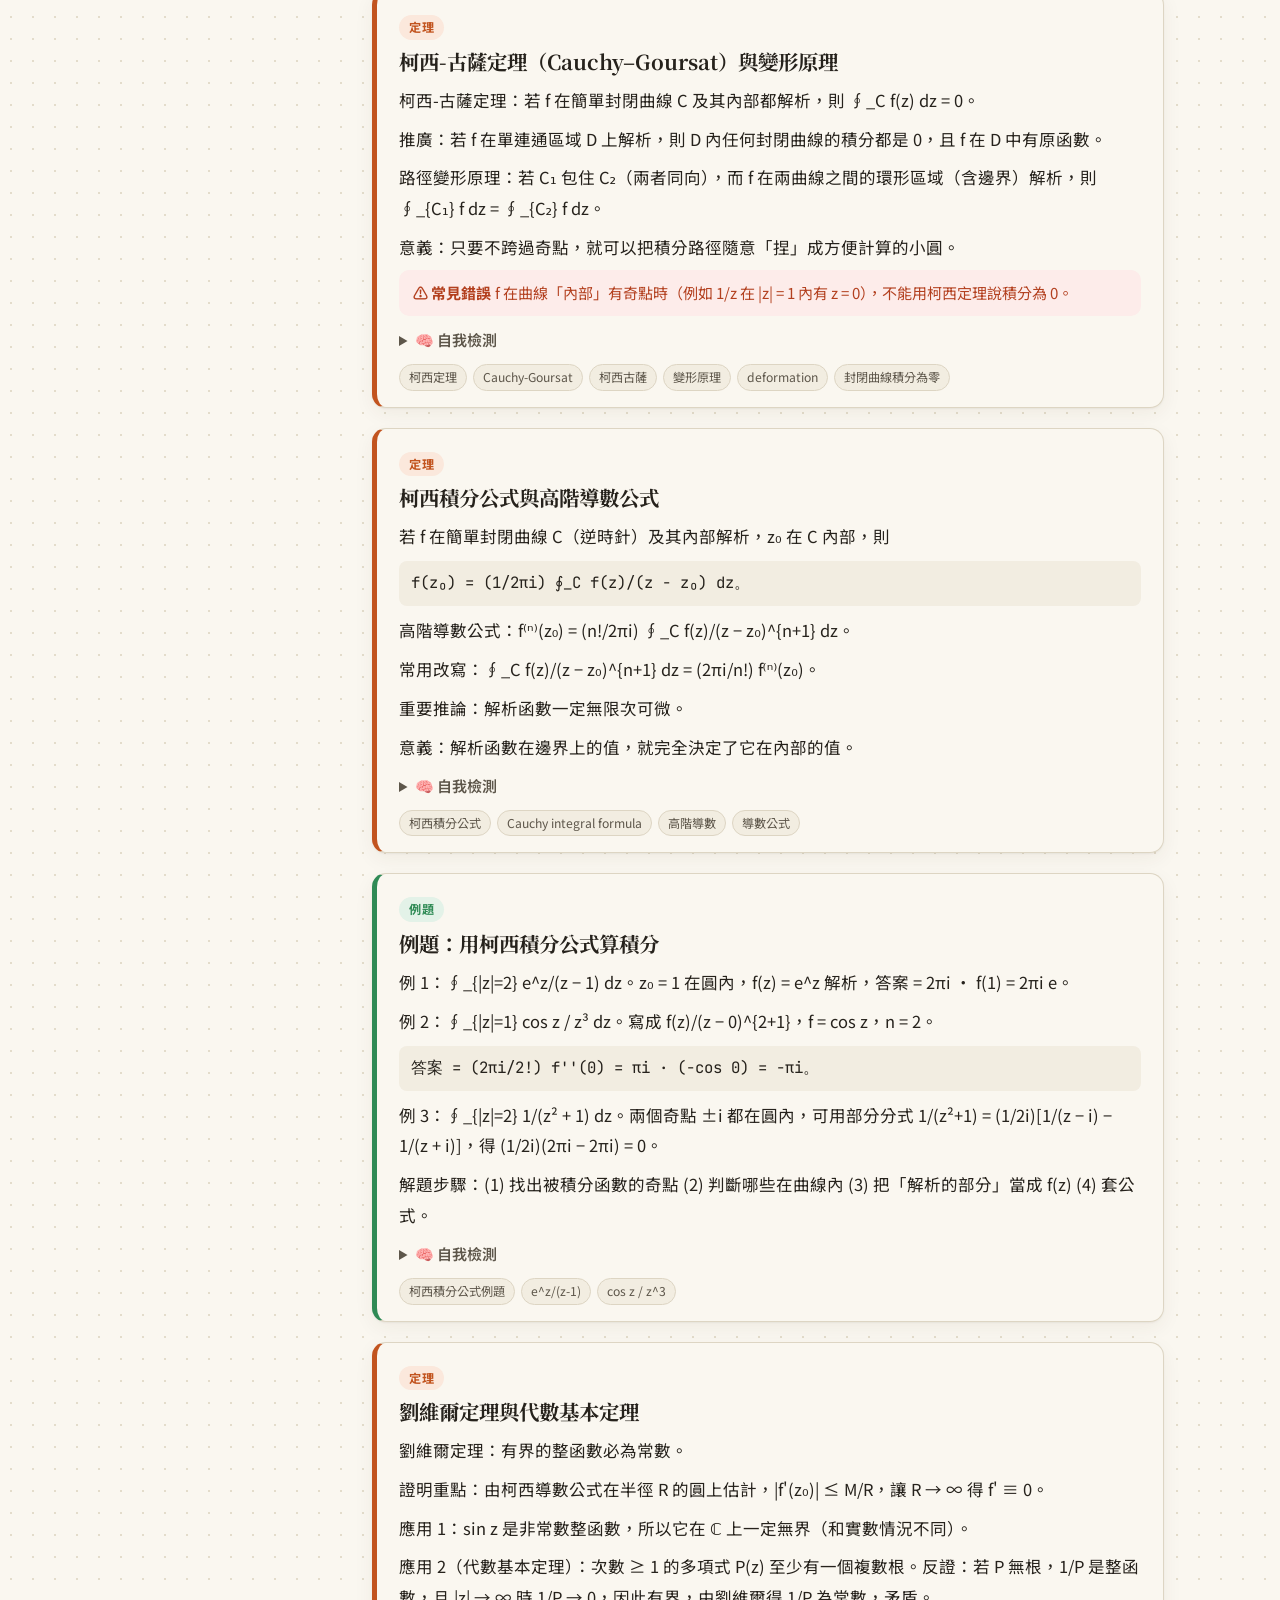
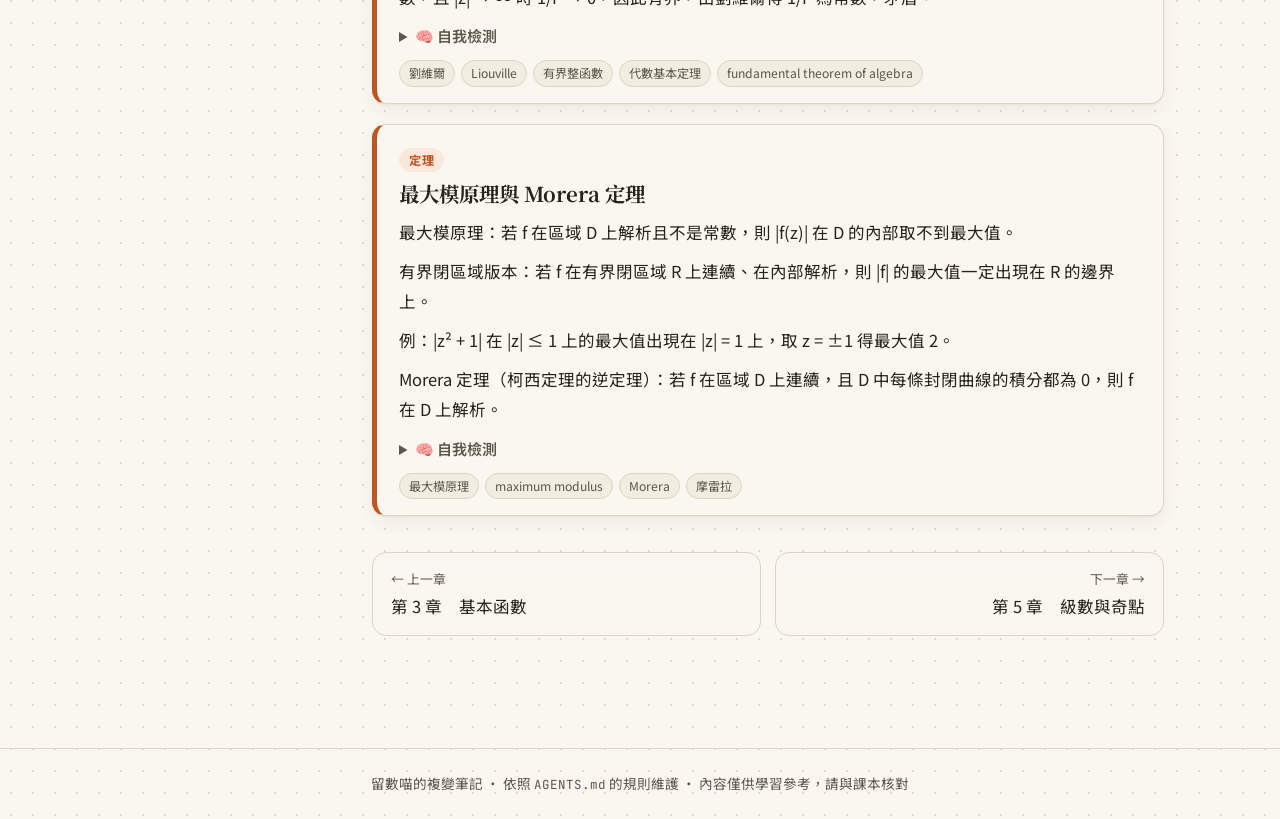
<file: 04-complex-integration.html>
<!doctype html>
<html lang="zh-Hant">
<head>
  <meta charset="utf-8">
  <meta name="viewport" content="width=device-width, initial-scale=1">
  <title>第 4 章　複積分與柯西定理｜留數喵的複變筆記</title>
  <link rel="preconnect" href="https://fonts.googleapis.com">
  <link rel="preconnect" href="https://fonts.gstatic.com" crossorigin>
  <link href="https://fonts.googleapis.com/css2?family=Noto+Sans+TC:wght@400;600;700&family=Noto+Serif+TC:wght@600;700&family=JetBrains+Mono&display=swap" rel="stylesheet">
  <link rel="stylesheet" href="../assets/style.css">
</head>
<body data-root="../" data-chapter="4">
  <main class="wrap">
    <section class="chapter-head">
      <div class="eyebrow">CHAPTER 04</div>
      <h1>複積分與柯西定理</h1>
      <p>路徑積分、ML 不等式、柯西-古薩定理、柯西積分公式、劉維爾定理。</p>
    </section>

    <div class="chapter-layout">
      <nav id="toc" class="toc" aria-label="本章目錄"><h3>本章目錄</h3><ol></ol></nav>

      <div>
        <div id="type-filter" class="type-filter" role="toolbar" aria-label="依類型篩選"></div>

        <!-- ===== 卡片開始 ===== -->
        <article class="card" id="ch4-1" data-type="定義">
          <span class="tag">定義</span>
          <h2>複數路徑積分與參數化</h2>
          <p>若曲線 C 由 z(t)，a ≤ t ≤ b 參數化，則 ∫_C f(z) dz = ∫_a^b f(z(t)) z'(t) dt。</p>
          <p>常用參數化：</p>
          <ul>
            <li>圓 |z − z₀| = r（逆時針）：z = z₀ + r e^{it}，0 ≤ t ≤ 2π，dz = i r e^{it} dt。</li>
            <li>線段從 z₁ 到 z₂：z = z₁ + t(z₂ − z₁)，0 ≤ t ≤ 1。</li>
          </ul>
          <p>方向相反時積分變號；封閉曲線預設方向是逆時針（正方向）。</p>
          <p>若 f 有原函數 F（F' = f），則 ∫_C f dz = F(終點) − F(起點)，與路徑無關。</p>
          <details class="practice"><summary>🧠 自我檢測</summary><p>怎麼把圓上的積分參數化？</p></details>
          <div class="chips keywords"><span class="chip">路徑積分</span><span class="chip">contour integral</span><span class="chip">參數化</span><span class="chip">線積分</span></div>
        </article>

        <article class="card" id="ch4-2" data-type="例題">
          <span class="tag">例題</span>
          <h2>最重要的積分：∮ (z − z₀)ⁿ dz</h2>
          <p>設 C 是以 z₀ 為圓心、半徑 r 的逆時針圓，n 為整數，則</p>
          <div class="formula">∮_C (z − z₀)ⁿ dz = 2πi（當 n = −1），= 0（當 n ≠ −1）。</div>
          <p>推導：代入 z = z₀ + r e^{it}，得 i r^{n+1} ∫_0^{2π} e^{i(n+1)t} dt。n = −1 時被積分式為 1，得 2πi；其他情況積分一整個週期為 0。</p>
          <p>這就是「為什麼留數是 a₋₁」的根本原因：羅朗級數逐項積分後，只有 (z − z₀)^{−1} 那一項會留下來。</p>
          <details class="practice"><summary>🧠 自我檢測</summary><p>為什麼繞一圈積分 1/z 會得到 2πi？</p></details>
          <div class="chips keywords"><span class="chip">基本積分</span><span class="chip">1/z</span><span class="chip">2πi</span><span class="chip">整數次方積分</span></div>
        </article>

        <article class="card" id="ch4-3" data-type="定理">
          <span class="tag">定理</span>
          <h2>ML 不等式（積分估計）</h2>
          <p>若在曲線 C 上 |f(z)| ≤ M，且 C 的長度為 L，則 |∫_C f(z) dz| ≤ M L。</p>
          <p>用途：證明某段積分在極限下趨近 0（例如計算實積分時，大半圓上的積分 → 0）。</p>
          <p>例：C_R 是上半圓 |z| = R，f = 1/(z² + 1)。在 C_R 上 |z² + 1| ≥ R² − 1，所以 |f| ≤ 1/(R² − 1)，L = πR，</p>
          <div class="formula">|∫_{C_R} f dz| ≤ πR/(R² − 1) → 0（R → ∞）。</div>
          <p>估計分母時記得用反向三角不等式取「下界」。</p>
          <details class="practice"><summary>🧠 自我檢測</summary><p>計算實積分時怎麼證明大半圓那段積分趨近 0？</p></details>
          <div class="chips keywords"><span class="chip">ML不等式</span><span class="chip">ML-inequality</span><span class="chip">估計</span><span class="chip">上界</span><span class="chip">弧長</span></div>
        </article>

        <article class="card" id="ch4-4" data-type="定理">
          <span class="tag">定理</span>
          <h2>柯西-古薩定理（Cauchy–Goursat）與變形原理</h2>
          <p>柯西-古薩定理：若 f 在簡單封閉曲線 C 及其內部都解析，則 ∮_C f(z) dz = 0。</p>
          <p>推廣：若 f 在單連通區域 D 上解析，則 D 內任何封閉曲線的積分都是 0，且 f 在 D 中有原函數。</p>
          <p>路徑變形原理：若 C₁ 包住 C₂（兩者同向），而 f 在兩曲線之間的環形區域（含邊界）解析，則 ∮_{C₁} f dz = ∮_{C₂} f dz。</p>
          <p>意義：只要不跨過奇點，就可以把積分路徑隨意「捏」成方便計算的小圓。</p>
          <p class="pitfall"><strong>⚠️ 常見錯誤</strong>f 在曲線「內部」有奇點時（例如 1/z 在 |z| = 1 內有 z = 0），不能用柯西定理說積分為 0。</p>
          <details class="practice"><summary>🧠 自我檢測</summary><p>什麼情況下封閉曲線積分一定等於零？</p></details>
          <div class="chips keywords"><span class="chip">柯西定理</span><span class="chip">Cauchy-Goursat</span><span class="chip">柯西古薩</span><span class="chip">變形原理</span><span class="chip">deformation</span><span class="chip">封閉曲線積分為零</span></div>
        </article>

        <article class="card" id="ch4-5" data-type="定理">
          <span class="tag">定理</span>
          <h2>柯西積分公式與高階導數公式</h2>
          <p>若 f 在簡單封閉曲線 C（逆時針）及其內部解析，z₀ 在 C 內部，則</p>
          <div class="formula">f(z₀) = (1/2πi) ∮_C f(z)/(z − z₀) dz。</div>
          <p>高階導數公式：f⁽ⁿ⁾(z₀) = (n!/2πi) ∮_C f(z)/(z − z₀)^{n+1} dz。</p>
          <p>常用改寫：∮_C f(z)/(z − z₀)^{n+1} dz = (2πi/n!) f⁽ⁿ⁾(z₀)。</p>
          <p>重要推論：解析函數一定無限次可微。</p>
          <p>意義：解析函數在邊界上的值，就完全決定了它在內部的值。</p>
          <details class="practice"><summary>🧠 自我檢測</summary><p>柯西積分公式在說什麼？要怎麼用它算積分？</p></details>
          <div class="chips keywords"><span class="chip">柯西積分公式</span><span class="chip">Cauchy integral formula</span><span class="chip">高階導數</span><span class="chip">導數公式</span></div>
        </article>

        <article class="card" id="ch4-6" data-type="例題">
          <span class="tag">例題</span>
          <h2>例題：用柯西積分公式算積分</h2>
          <p>例 1：∮_{|z|=2} e^z/(z − 1) dz。z₀ = 1 在圓內，f(z) = e^z 解析，答案 = 2πi · f(1) = 2πi e。</p>
          <p>例 2：∮_{|z|=1} cos z / z³ dz。寫成 f(z)/(z − 0)^{2+1}，f = cos z，n = 2。</p>
          <div class="formula">答案 = (2πi/2!) f''(0) = πi · (−cos 0) = −πi。</div>
          <p>例 3：∮_{|z|=2} 1/(z² + 1) dz。兩個奇點 ±i 都在圓內，可用部分分式 1/(z²+1) = (1/2i)[1/(z − i) − 1/(z + i)]，得 (1/2i)(2πi − 2πi) = 0。</p>
          <p>解題步驟：(1) 找出被積分函數的奇點 (2) 判斷哪些在曲線內 (3) 把「解析的部分」當成 f(z) (4) 套公式。</p>
          <details class="practice"><summary>🧠 自我檢測</summary><p>cos z 除以 z 的三次方繞單位圓積分是多少？</p></details>
          <div class="chips keywords"><span class="chip">柯西積分公式例題</span><span class="chip">e^z/(z-1)</span><span class="chip">cos z / z^3</span></div>
        </article>

        <article class="card" id="ch4-7" data-type="定理">
          <span class="tag">定理</span>
          <h2>劉維爾定理與代數基本定理</h2>
          <p>劉維爾定理：有界的整函數必為常數。</p>
          <p>證明重點：由柯西導數公式在半徑 R 的圓上估計，|f'(z₀)| ≤ M/R，讓 R → ∞ 得 f' ≡ 0。</p>
          <p>應用 1：sin z 是非常數整函數，所以它在 ℂ 上一定無界（和實數情況不同）。</p>
          <p>應用 2（代數基本定理）：次數 ≥ 1 的多項式 P(z) 至少有一個複數根。反證：若 P 無根，1/P 是整函數，且 |z| → ∞ 時 1/P → 0，因此有界，由劉維爾得 1/P 為常數，矛盾。</p>
          <details class="practice"><summary>🧠 自我檢測</summary><p>怎麼用劉維爾定理證明代數基本定理？</p></details>
          <div class="chips keywords"><span class="chip">劉維爾</span><span class="chip">Liouville</span><span class="chip">有界整函數</span><span class="chip">代數基本定理</span><span class="chip">fundamental theorem of algebra</span></div>
        </article>

        <article class="card" id="ch4-8" data-type="定理">
          <span class="tag">定理</span>
          <h2>最大模原理與 Morera 定理</h2>
          <p>最大模原理：若 f 在區域 D 上解析且不是常數，則 |f(z)| 在 D 的內部取不到最大值。</p>
          <p>有界閉區域版本：若 f 在有界閉區域 R 上連續、在內部解析，則 |f| 的最大值一定出現在 R 的邊界上。</p>
          <p>例：|z² + 1| 在 |z| ≤ 1 上的最大值出現在 |z| = 1 上，取 z = ±1 得最大值 2。</p>
          <p>Morera 定理（柯西定理的逆定理）：若 f 在區域 D 上連續，且 D 中每條封閉曲線的積分都為 0，則 f 在 D 上解析。</p>
          <details class="practice"><summary>🧠 自我檢測</summary><p>解析函數的模在哪裡取最大值？</p></details>
          <div class="chips keywords"><span class="chip">最大模原理</span><span class="chip">maximum modulus</span><span class="chip">Morera</span><span class="chip">摩雷拉</span></div>
        </article>
        <!-- ===== 卡片結束 ===== -->

        <nav id="pager" class="pager" aria-label="章節切換"></nav>
      </div>
    </div>
  </main>

  <script src="../assets/site.js"></script>
</body>
</html>
</file>
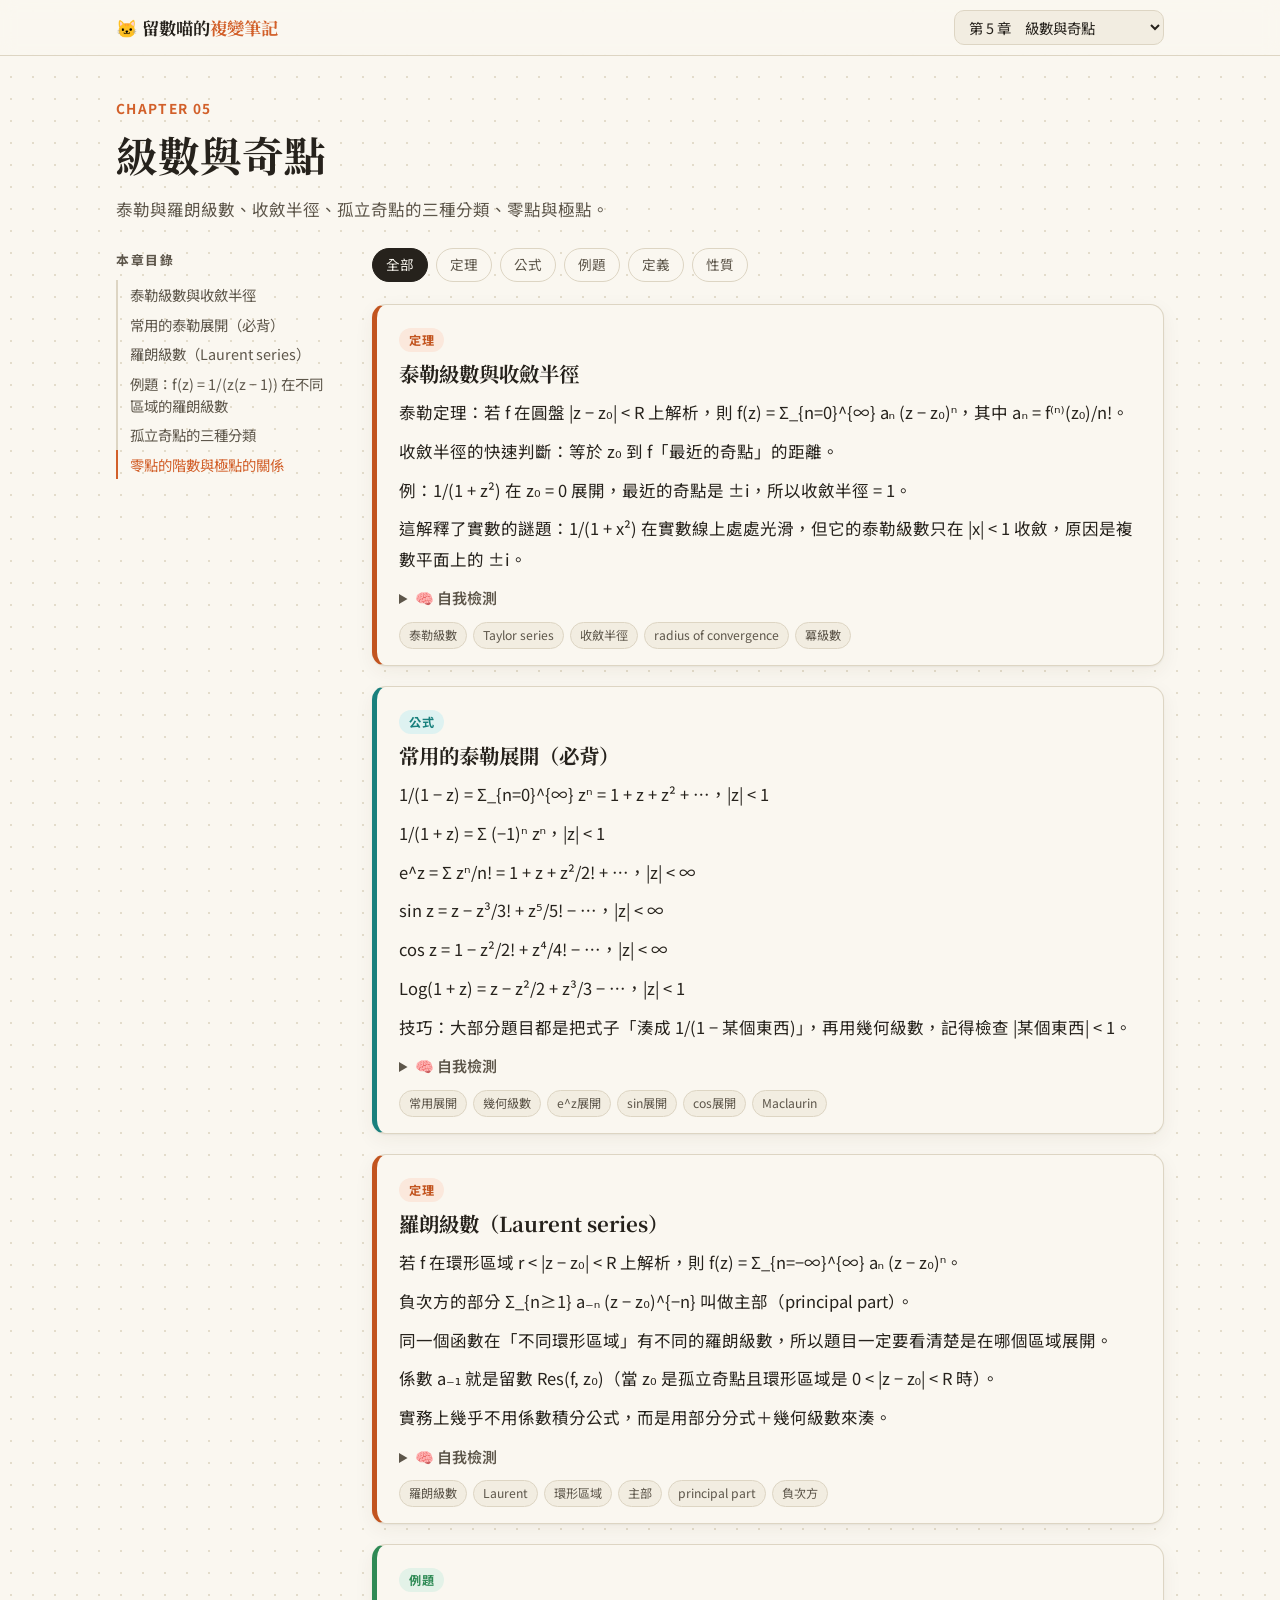
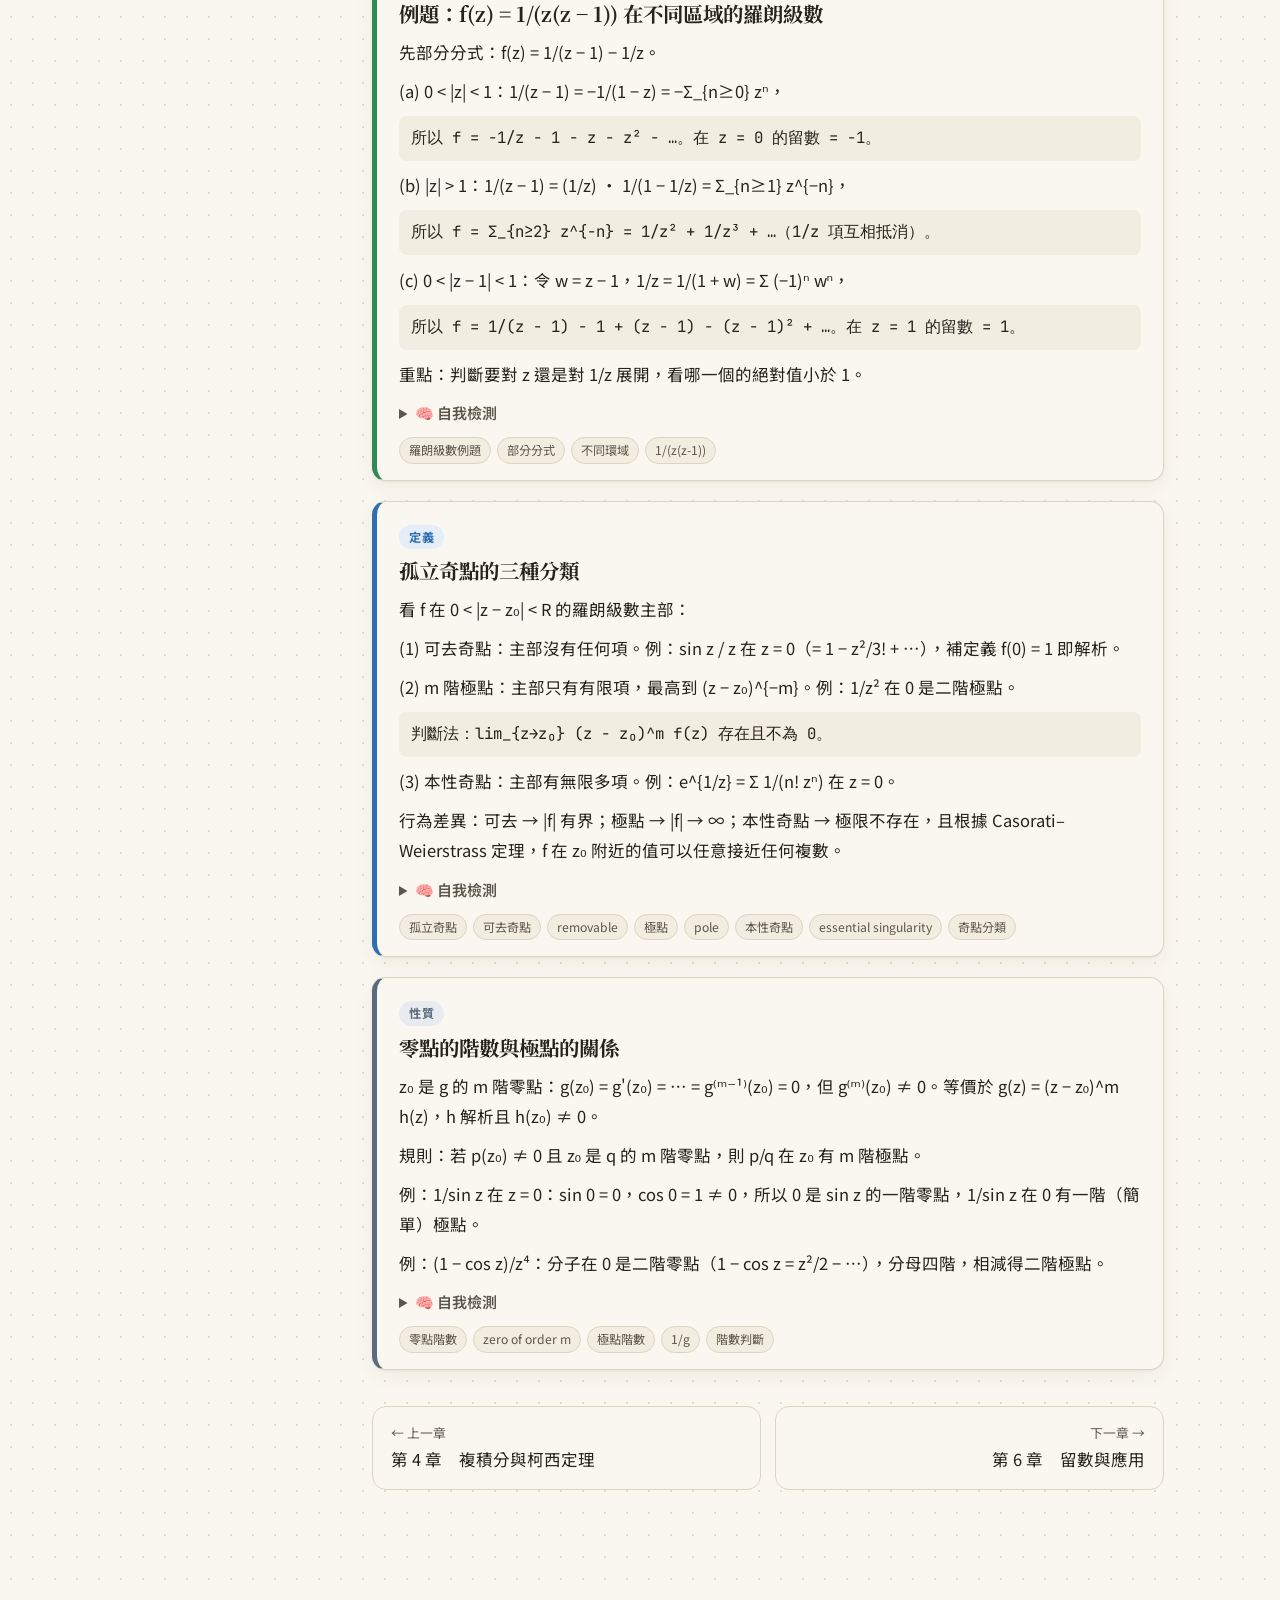
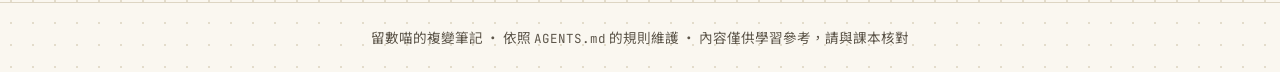
<file: 05-series-singularities.html>
<!doctype html>
<html lang="zh-Hant">
<head>
  <meta charset="utf-8">
  <meta name="viewport" content="width=device-width, initial-scale=1">
  <title>第 5 章　級數與奇點｜留數喵的複變筆記</title>
  <link rel="preconnect" href="https://fonts.googleapis.com">
  <link rel="preconnect" href="https://fonts.gstatic.com" crossorigin>
  <link href="https://fonts.googleapis.com/css2?family=Noto+Sans+TC:wght@400;600;700&family=Noto+Serif+TC:wght@600;700&family=JetBrains+Mono&display=swap" rel="stylesheet">
  <link rel="stylesheet" href="../assets/style.css">
</head>
<body data-root="../" data-chapter="5">
  <main class="wrap">
    <section class="chapter-head">
      <div class="eyebrow">CHAPTER 05</div>
      <h1>級數與奇點</h1>
      <p>泰勒與羅朗級數、收斂半徑、孤立奇點的三種分類、零點與極點。</p>
    </section>

    <div class="chapter-layout">
      <nav id="toc" class="toc" aria-label="本章目錄"><h3>本章目錄</h3><ol></ol></nav>

      <div>
        <div id="type-filter" class="type-filter" role="toolbar" aria-label="依類型篩選"></div>

        <!-- ===== 卡片開始 ===== -->
        <article class="card" id="ch5-1" data-type="定理">
          <span class="tag">定理</span>
          <h2>泰勒級數與收斂半徑</h2>
          <p>泰勒定理：若 f 在圓盤 |z − z₀| &lt; R 上解析，則 f(z) = Σ_{n=0}^{∞} aₙ (z − z₀)ⁿ，其中 aₙ = f⁽ⁿ⁾(z₀)/n!。</p>
          <p>收斂半徑的快速判斷：等於 z₀ 到 f「最近的奇點」的距離。</p>
          <p>例：1/(1 + z²) 在 z₀ = 0 展開，最近的奇點是 ±i，所以收斂半徑 = 1。</p>
          <p>這解釋了實數的謎題：1/(1 + x²) 在實數線上處處光滑，但它的泰勒級數只在 |x| &lt; 1 收斂，原因是複數平面上的 ±i。</p>
          <details class="practice"><summary>🧠 自我檢測</summary><p>怎麼不用比值審斂法就看出收斂半徑？</p></details>
          <div class="chips keywords"><span class="chip">泰勒級數</span><span class="chip">Taylor series</span><span class="chip">收斂半徑</span><span class="chip">radius of convergence</span><span class="chip">冪級數</span></div>
        </article>

        <article class="card" id="ch5-2" data-type="公式">
          <span class="tag">公式</span>
          <h2>常用的泰勒展開（必背）</h2>
          <p>1/(1 − z) = Σ_{n=0}^{∞} zⁿ = 1 + z + z² + …，|z| &lt; 1</p>
          <p>1/(1 + z) = Σ (−1)ⁿ zⁿ，|z| &lt; 1</p>
          <p>e^z = Σ zⁿ/n! = 1 + z + z²/2! + …，|z| &lt; ∞</p>
          <p>sin z = z − z³/3! + z⁵/5! − …，|z| &lt; ∞</p>
          <p>cos z = 1 − z²/2! + z⁴/4! − …，|z| &lt; ∞</p>
          <p>Log(1 + z) = z − z²/2 + z³/3 − …，|z| &lt; 1</p>
          <p>技巧：大部分題目都是把式子「湊成 1/(1 − 某個東西)」，再用幾何級數，記得檢查 |某個東西| &lt; 1。</p>
          <details class="practice"><summary>🧠 自我檢測</summary><p>e^z、sin z、cos z 的泰勒展開是什麼？</p></details>
          <div class="chips keywords"><span class="chip">常用展開</span><span class="chip">幾何級數</span><span class="chip">e^z展開</span><span class="chip">sin展開</span><span class="chip">cos展開</span><span class="chip">Maclaurin</span></div>
        </article>

        <article class="card" id="ch5-3" data-type="定理">
          <span class="tag">定理</span>
          <h2>羅朗級數（Laurent series）</h2>
          <p>若 f 在環形區域 r &lt; |z − z₀| &lt; R 上解析，則 f(z) = Σ_{n=−∞}^{∞} aₙ (z − z₀)ⁿ。</p>
          <p>負次方的部分 Σ_{n≥1} a₋ₙ (z − z₀)^{−n} 叫做主部（principal part）。</p>
          <p>同一個函數在「不同環形區域」有不同的羅朗級數，所以題目一定要看清楚是在哪個區域展開。</p>
          <p>係數 a₋₁ 就是留數 Res(f, z₀)（當 z₀ 是孤立奇點且環形區域是 0 &lt; |z − z₀| &lt; R 時）。</p>
          <p>實務上幾乎不用係數積分公式，而是用部分分式＋幾何級數來湊。</p>
          <details class="practice"><summary>🧠 自我檢測</summary><p>羅朗級數和泰勒級數差在哪裡？</p></details>
          <div class="chips keywords"><span class="chip">羅朗級數</span><span class="chip">Laurent</span><span class="chip">環形區域</span><span class="chip">主部</span><span class="chip">principal part</span><span class="chip">負次方</span></div>
        </article>

        <article class="card" id="ch5-4" data-type="例題">
          <span class="tag">例題</span>
          <h2>例題：f(z) = 1/(z(z − 1)) 在不同區域的羅朗級數</h2>
          <p>先部分分式：f(z) = 1/(z − 1) − 1/z。</p>
          <p>(a) 0 &lt; |z| &lt; 1：1/(z − 1) = −1/(1 − z) = −Σ_{n≥0} zⁿ，</p>
          <div class="formula">所以 f = −1/z − 1 − z − z² − …。在 z = 0 的留數 = −1。</div>
          <p>(b) |z| &gt; 1：1/(z − 1) = (1/z) · 1/(1 − 1/z) = Σ_{n≥1} z^{−n}，</p>
          <div class="formula">所以 f = Σ_{n≥2} z^{−n} = 1/z² + 1/z³ + …（1/z 項互相抵消）。</div>
          <p>(c) 0 &lt; |z − 1| &lt; 1：令 w = z − 1，1/z = 1/(1 + w) = Σ (−1)ⁿ wⁿ，</p>
          <div class="formula">所以 f = 1/(z − 1) − 1 + (z − 1) − (z − 1)² + …。在 z = 1 的留數 = 1。</div>
          <p>重點：判斷要對 z 還是對 1/z 展開，看哪一個的絕對值小於 1。</p>
          <details class="practice"><summary>🧠 自我檢測</summary><p>在 |z| &gt; 1 要怎麼展開 1/(z(z-1))？</p></details>
          <div class="chips keywords"><span class="chip">羅朗級數例題</span><span class="chip">部分分式</span><span class="chip">不同環域</span><span class="chip">1/(z(z-1))</span></div>
        </article>

        <article class="card" id="ch5-5" data-type="定義">
          <span class="tag">定義</span>
          <h2>孤立奇點的三種分類</h2>
          <p>看 f 在 0 &lt; |z − z₀| &lt; R 的羅朗級數主部：</p>
          <p>(1) 可去奇點：主部沒有任何項。例：sin z / z 在 z = 0（= 1 − z²/3! + …），補定義 f(0) = 1 即解析。</p>
          <p>(2) m 階極點：主部只有有限項，最高到 (z − z₀)^{−m}。例：1/z² 在 0 是二階極點。</p>
          <div class="formula">判斷法：lim_{z→z₀} (z − z₀)^m f(z) 存在且不為 0。</div>
          <p>(3) 本性奇點：主部有無限多項。例：e^{1/z} = Σ 1/(n! zⁿ) 在 z = 0。</p>
          <p>行為差異：可去 → |f| 有界；極點 → |f| → ∞；本性奇點 → 極限不存在，且根據 Casorati–Weierstrass 定理，f 在 z₀ 附近的值可以任意接近任何複數。</p>
          <details class="practice"><summary>🧠 自我檢測</summary><p>怎麼判斷一個奇點是可去、極點還是本性奇點？</p></details>
          <div class="chips keywords"><span class="chip">孤立奇點</span><span class="chip">可去奇點</span><span class="chip">removable</span><span class="chip">極點</span><span class="chip">pole</span><span class="chip">本性奇點</span><span class="chip">essential singularity</span><span class="chip">奇點分類</span></div>
        </article>

        <article class="card" id="ch5-6" data-type="性質">
          <span class="tag">性質</span>
          <h2>零點的階數與極點的關係</h2>
          <p>z₀ 是 g 的 m 階零點：g(z₀) = g'(z₀) = … = g⁽ᵐ⁻¹⁾(z₀) = 0，但 g⁽ᵐ⁾(z₀) ≠ 0。等價於 g(z) = (z − z₀)^m h(z)，h 解析且 h(z₀) ≠ 0。</p>
          <p>規則：若 p(z₀) ≠ 0 且 z₀ 是 q 的 m 階零點，則 p/q 在 z₀ 有 m 階極點。</p>
          <p>例：1/sin z 在 z = 0：sin 0 = 0，cos 0 = 1 ≠ 0，所以 0 是 sin z 的一階零點，1/sin z 在 0 有一階（簡單）極點。</p>
          <p>例：(1 − cos z)/z⁴：分子在 0 是二階零點（1 − cos z = z²/2 − …），分母四階，相減得二階極點。</p>
          <details class="practice"><summary>🧠 自我檢測</summary><p>1/sin z 在 z=0 是幾階極點？</p></details>
          <div class="chips keywords"><span class="chip">零點階數</span><span class="chip">zero of order m</span><span class="chip">極點階數</span><span class="chip">1/g</span><span class="chip">階數判斷</span></div>
        </article>
        <!-- ===== 卡片結束 ===== -->

        <nav id="pager" class="pager" aria-label="章節切換"></nav>
      </div>
    </div>
  </main>

  <script src="../assets/site.js"></script>
</body>
</html>
</file>
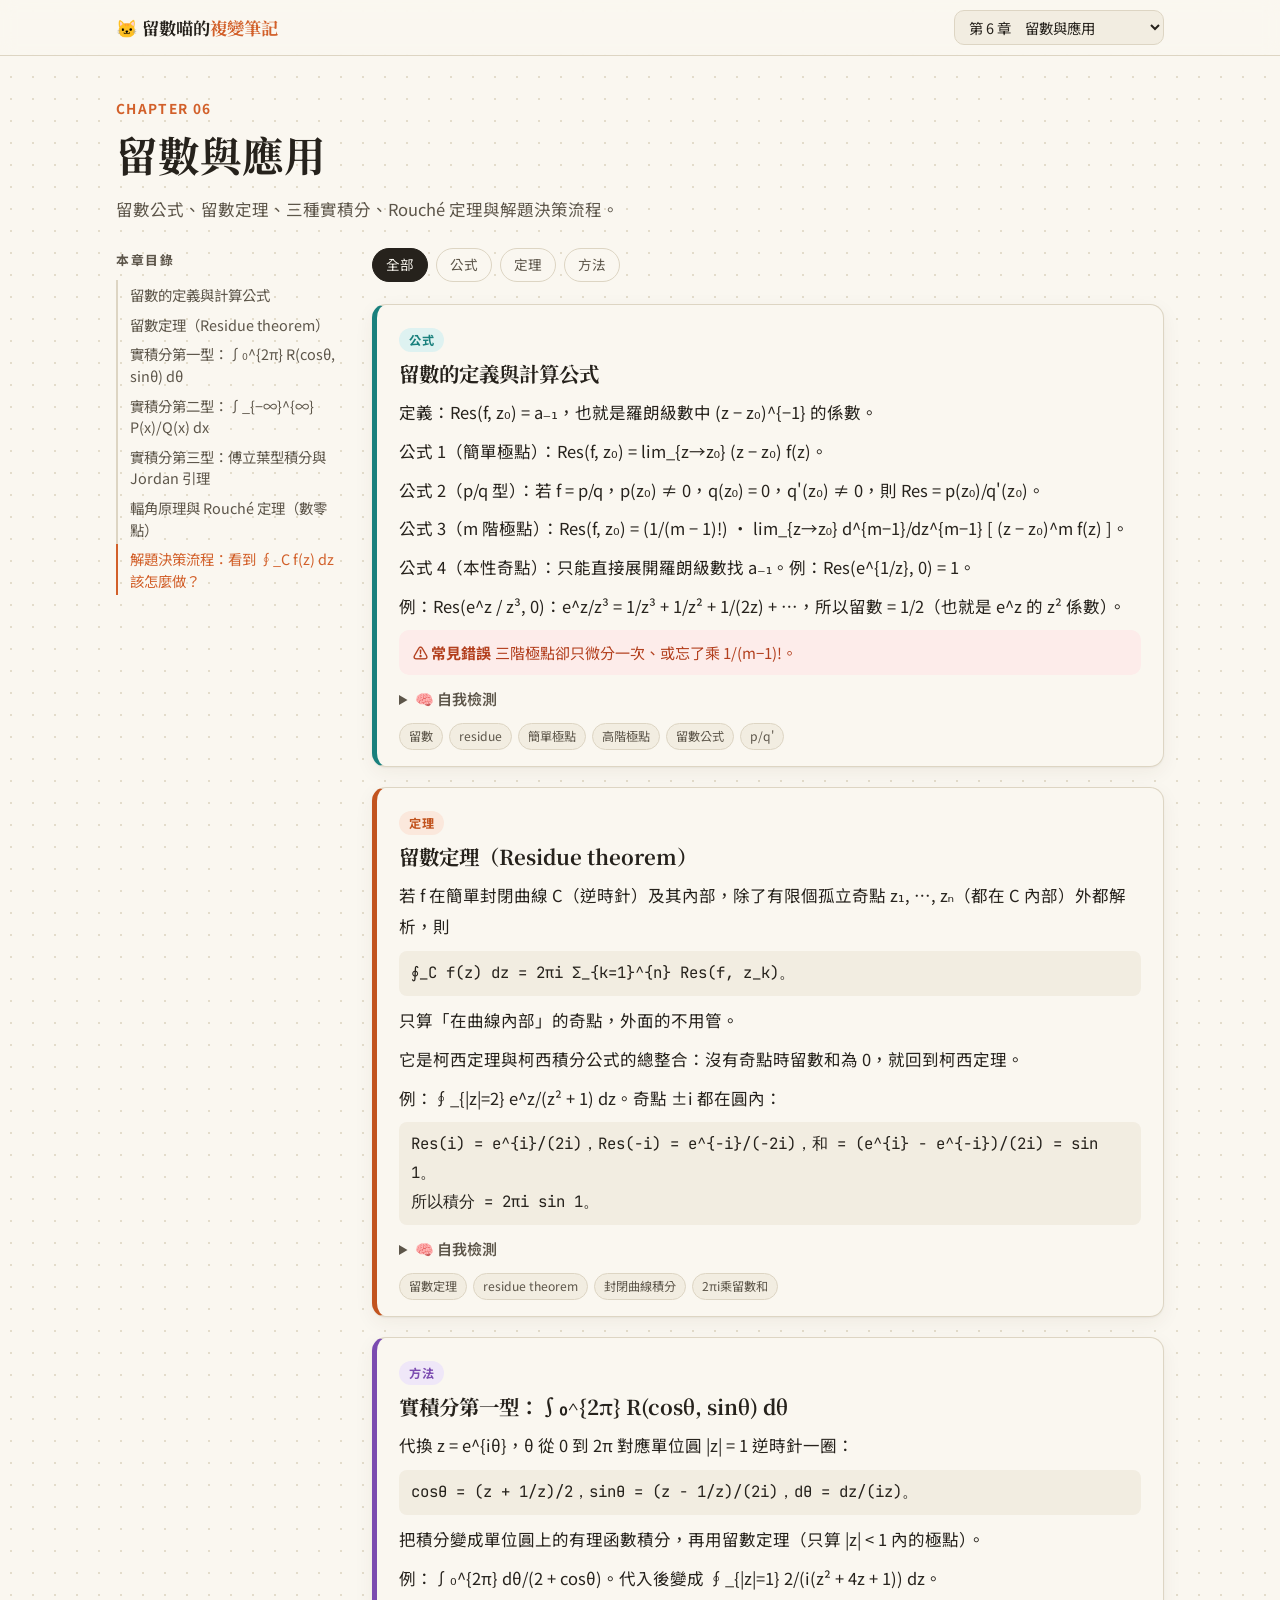
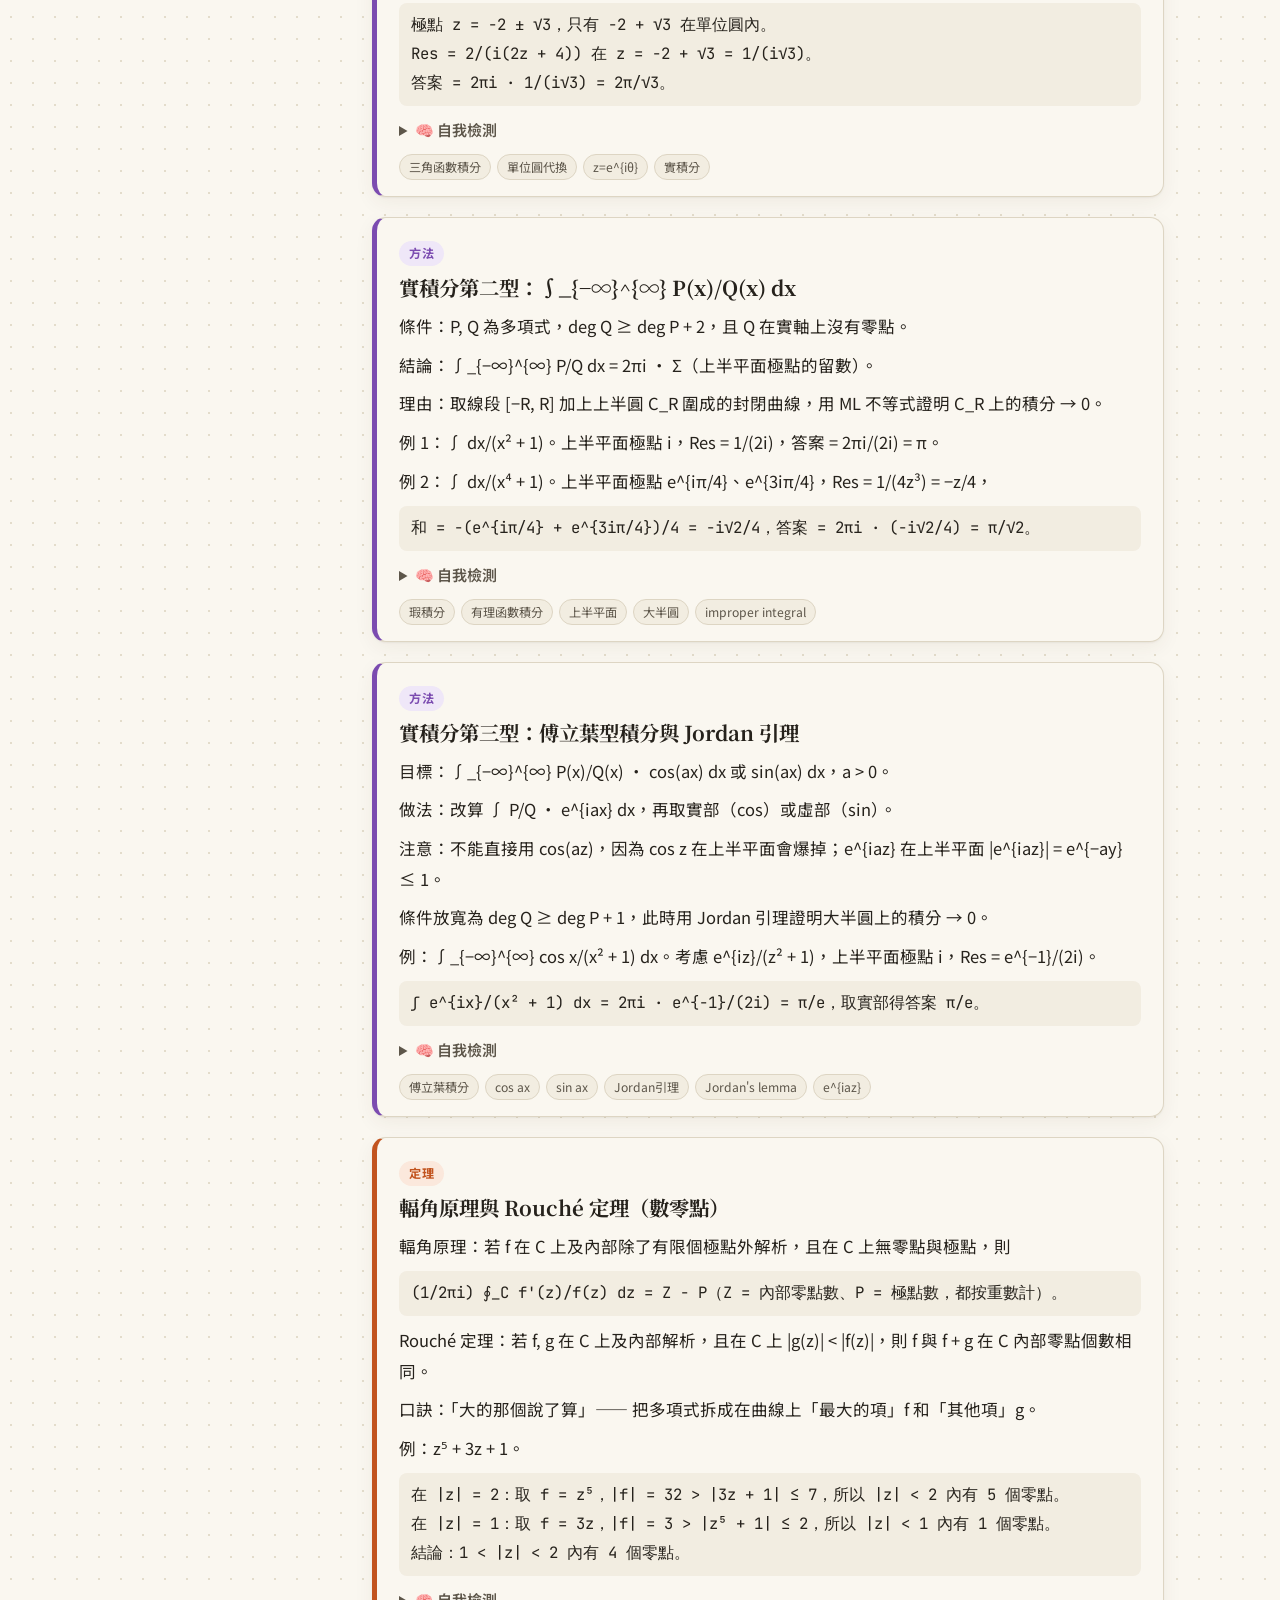
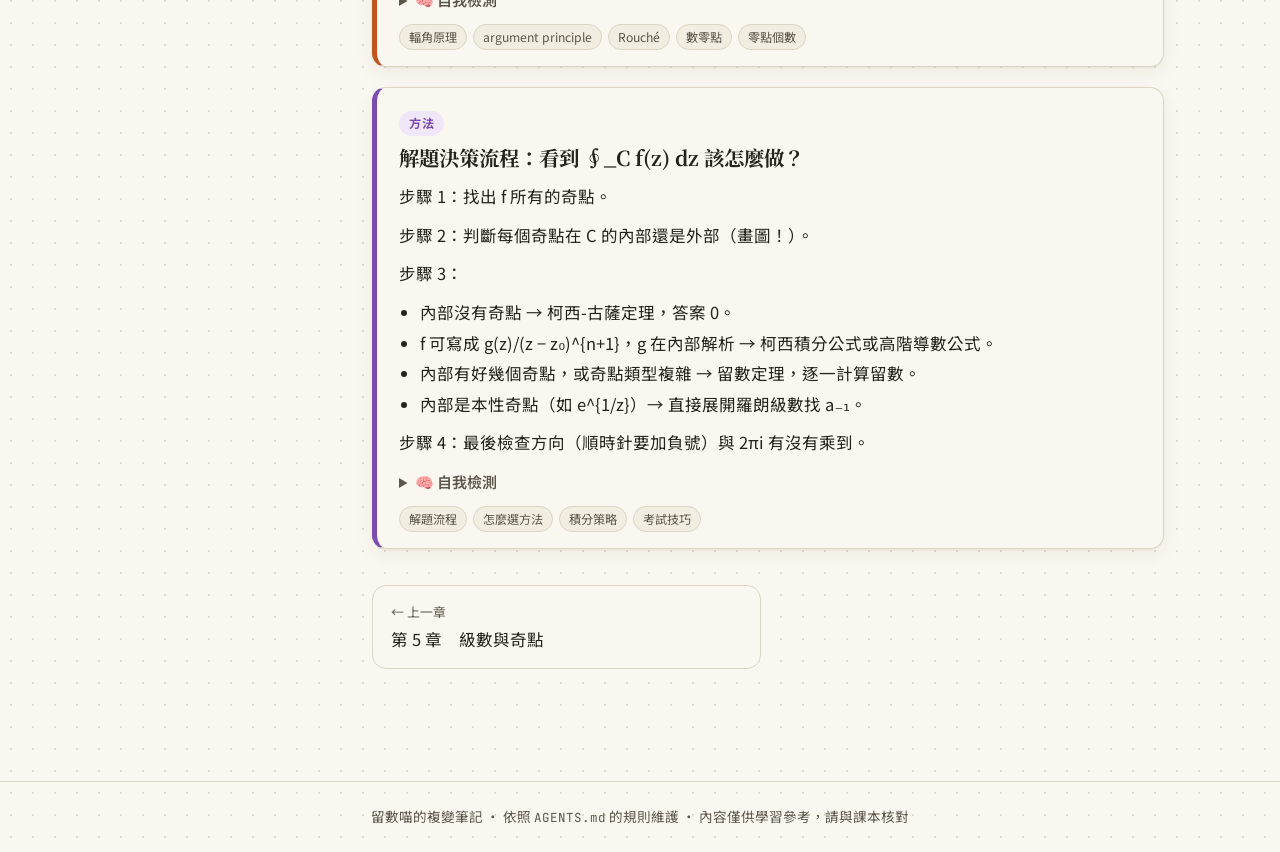
<file: 06-residues.html>
<!doctype html>
<html lang="zh-Hant">
<head>
  <meta charset="utf-8">
  <meta name="viewport" content="width=device-width, initial-scale=1">
  <title>第 6 章　留數與應用｜留數喵的複變筆記</title>
  <link rel="preconnect" href="https://fonts.googleapis.com">
  <link rel="preconnect" href="https://fonts.gstatic.com" crossorigin>
  <link href="https://fonts.googleapis.com/css2?family=Noto+Sans+TC:wght@400;600;700&family=Noto+Serif+TC:wght@600;700&family=JetBrains+Mono&display=swap" rel="stylesheet">
  <link rel="stylesheet" href="../assets/style.css">
</head>
<body data-root="../" data-chapter="6">
  <main class="wrap">
    <section class="chapter-head">
      <div class="eyebrow">CHAPTER 06</div>
      <h1>留數與應用</h1>
      <p>留數公式、留數定理、三種實積分、Rouché 定理與解題決策流程。</p>
    </section>

    <div class="chapter-layout">
      <nav id="toc" class="toc" aria-label="本章目錄"><h3>本章目錄</h3><ol></ol></nav>

      <div>
        <div id="type-filter" class="type-filter" role="toolbar" aria-label="依類型篩選"></div>

        <!-- ===== 卡片開始 ===== -->
        <article class="card" id="ch6-1" data-type="公式">
          <span class="tag">公式</span>
          <h2>留數的定義與計算公式</h2>
          <p>定義：Res(f, z₀) = a₋₁，也就是羅朗級數中 (z − z₀)^{−1} 的係數。</p>
          <p>公式 1（簡單極點）：Res(f, z₀) = lim_{z→z₀} (z − z₀) f(z)。</p>
          <p>公式 2（p/q 型）：若 f = p/q，p(z₀) ≠ 0，q(z₀) = 0，q'(z₀) ≠ 0，則 Res = p(z₀)/q'(z₀)。</p>
          <p>公式 3（m 階極點）：Res(f, z₀) = (1/(m − 1)!) · lim_{z→z₀} d^{m−1}/dz^{m−1} [ (z − z₀)^m f(z) ]。</p>
          <p>公式 4（本性奇點）：只能直接展開羅朗級數找 a₋₁。例：Res(e^{1/z}, 0) = 1。</p>
          <p>例：Res(e^z / z³, 0)：e^z/z³ = 1/z³ + 1/z² + 1/(2z) + …，所以留數 = 1/2（也就是 e^z 的 z² 係數）。</p>
          <p class="pitfall"><strong>⚠️ 常見錯誤</strong>三階極點卻只微分一次、或忘了乘 1/(m−1)!。</p>
          <details class="practice"><summary>🧠 自我檢測</summary><p>高階極點的留數怎麼算？</p></details>
          <div class="chips keywords"><span class="chip">留數</span><span class="chip">residue</span><span class="chip">簡單極點</span><span class="chip">高階極點</span><span class="chip">留數公式</span><span class="chip">p/q'</span></div>
        </article>

        <article class="card" id="ch6-2" data-type="定理">
          <span class="tag">定理</span>
          <h2>留數定理（Residue theorem）</h2>
          <p>若 f 在簡單封閉曲線 C（逆時針）及其內部，除了有限個孤立奇點 z₁, …, zₙ（都在 C 內部）外都解析，則</p>
          <div class="formula">∮_C f(z) dz = 2πi Σ_{k=1}^{n} Res(f, z_k)。</div>
          <p>只算「在曲線內部」的奇點，外面的不用管。</p>
          <p>它是柯西定理與柯西積分公式的總整合：沒有奇點時留數和為 0，就回到柯西定理。</p>
          <p>例：∮_{|z|=2} e^z/(z² + 1) dz。奇點 ±i 都在圓內：</p>
          <div class="formula">Res(i) = e^{i}/(2i)，Res(−i) = e^{−i}/(−2i)，和 = (e^{i} − e^{−i})/(2i) = sin 1。
所以積分 = 2πi sin 1。</div>
          <details class="practice"><summary>🧠 自我檢測</summary><p>留數定理怎麼用？外面的奇點要算嗎？</p></details>
          <div class="chips keywords"><span class="chip">留數定理</span><span class="chip">residue theorem</span><span class="chip">封閉曲線積分</span><span class="chip">2πi乘留數和</span></div>
        </article>

        <article class="card" id="ch6-3" data-type="方法">
          <span class="tag">方法</span>
          <h2>實積分第一型：∫₀^{2π} R(cosθ, sinθ) dθ</h2>
          <p>代換 z = e^{iθ}，θ 從 0 到 2π 對應單位圓 |z| = 1 逆時針一圈：</p>
          <div class="formula">cosθ = (z + 1/z)/2，sinθ = (z − 1/z)/(2i)，dθ = dz/(iz)。</div>
          <p>把積分變成單位圓上的有理函數積分，再用留數定理（只算 |z| &lt; 1 內的極點）。</p>
          <p>例：∫₀^{2π} dθ/(2 + cosθ)。代入後變成 ∮_{|z|=1} 2/(i(z² + 4z + 1)) dz。</p>
          <div class="formula">極點 z = −2 ± √3，只有 −2 + √3 在單位圓內。
Res = 2/(i(2z + 4)) 在 z = −2 + √3 = 1/(i√3)。
答案 = 2πi · 1/(i√3) = 2π/√3。</div>
          <details class="practice"><summary>🧠 自我檢測</summary><p>0 到 2π 的三角函數積分要怎麼用留數算？</p></details>
          <div class="chips keywords"><span class="chip">三角函數積分</span><span class="chip">單位圓代換</span><span class="chip">z=e^{iθ}</span><span class="chip">實積分</span></div>
        </article>

        <article class="card" id="ch6-4" data-type="方法">
          <span class="tag">方法</span>
          <h2>實積分第二型：∫_{−∞}^{∞} P(x)/Q(x) dx</h2>
          <p>條件：P, Q 為多項式，deg Q ≥ deg P + 2，且 Q 在實軸上沒有零點。</p>
          <p>結論：∫_{−∞}^{∞} P/Q dx = 2πi · Σ（上半平面極點的留數）。</p>
          <p>理由：取線段 [−R, R] 加上上半圓 C_R 圍成的封閉曲線，用 ML 不等式證明 C_R 上的積分 → 0。</p>
          <p>例 1：∫ dx/(x² + 1)。上半平面極點 i，Res = 1/(2i)，答案 = 2πi/(2i) = π。</p>
          <p>例 2：∫ dx/(x⁴ + 1)。上半平面極點 e^{iπ/4}、e^{3iπ/4}，Res = 1/(4z³) = −z/4，</p>
          <div class="formula">和 = −(e^{iπ/4} + e^{3iπ/4})/4 = −i√2/4，答案 = 2πi · (−i√2/4) = π/√2。</div>
          <details class="practice"><summary>🧠 自我檢測</summary><p>從負無窮到正無窮的有理函數積分怎麼算？</p></details>
          <div class="chips keywords"><span class="chip">瑕積分</span><span class="chip">有理函數積分</span><span class="chip">上半平面</span><span class="chip">大半圓</span><span class="chip">improper integral</span></div>
        </article>

        <article class="card" id="ch6-5" data-type="方法">
          <span class="tag">方法</span>
          <h2>實積分第三型：傅立葉型積分與 Jordan 引理</h2>
          <p>目標：∫_{−∞}^{∞} P(x)/Q(x) · cos(ax) dx 或 sin(ax) dx，a &gt; 0。</p>
          <p>做法：改算 ∫ P/Q · e^{iax} dx，再取實部（cos）或虛部（sin）。</p>
          <p>注意：不能直接用 cos(az)，因為 cos z 在上半平面會爆掉；e^{iaz} 在上半平面 |e^{iaz}| = e^{−ay} ≤ 1。</p>
          <p>條件放寬為 deg Q ≥ deg P + 1，此時用 Jordan 引理證明大半圓上的積分 → 0。</p>
          <p>例：∫_{−∞}^{∞} cos x/(x² + 1) dx。考慮 e^{iz}/(z² + 1)，上半平面極點 i，Res = e^{−1}/(2i)。</p>
          <div class="formula">∫ e^{ix}/(x² + 1) dx = 2πi · e^{−1}/(2i) = π/e，取實部得答案 π/e。</div>
          <details class="practice"><summary>🧠 自我檢測</summary><p>有 cos x 的瑕積分為什麼要換成 e^{iz}？</p></details>
          <div class="chips keywords"><span class="chip">傅立葉積分</span><span class="chip">cos ax</span><span class="chip">sin ax</span><span class="chip">Jordan引理</span><span class="chip">Jordan's lemma</span><span class="chip">e^{iaz}</span></div>
        </article>

        <article class="card" id="ch6-6" data-type="定理">
          <span class="tag">定理</span>
          <h2>輻角原理與 Rouché 定理（數零點）</h2>
          <p>輻角原理：若 f 在 C 上及內部除了有限個極點外解析，且在 C 上無零點與極點，則</p>
          <div class="formula">(1/2πi) ∮_C f'(z)/f(z) dz = Z − P（Z = 內部零點數、P = 極點數，都按重數計）。</div>
          <p>Rouché 定理：若 f, g 在 C 上及內部解析，且在 C 上 |g(z)| &lt; |f(z)|，則 f 與 f + g 在 C 內部零點個數相同。</p>
          <p>口訣：「大的那個說了算」—— 把多項式拆成在曲線上「最大的項」f 和「其他項」g。</p>
          <p>例：z⁵ + 3z + 1。</p>
          <div class="formula">在 |z| = 2：取 f = z⁵，|f| = 32 &gt; |3z + 1| ≤ 7，所以 |z| &lt; 2 內有 5 個零點。
在 |z| = 1：取 f = 3z，|f| = 3 &gt; |z⁵ + 1| ≤ 2，所以 |z| &lt; 1 內有 1 個零點。
結論：1 &lt; |z| &lt; 2 內有 4 個零點。</div>
          <details class="practice"><summary>🧠 自我檢測</summary><p>怎麼用 Rouché 定理判斷多項式在某個圓內有幾個根？</p></details>
          <div class="chips keywords"><span class="chip">輻角原理</span><span class="chip">argument principle</span><span class="chip">Rouché</span><span class="chip">數零點</span><span class="chip">零點個數</span></div>
        </article>

        <article class="card" id="ch6-7" data-type="方法">
          <span class="tag">方法</span>
          <h2>解題決策流程：看到 ∮_C f(z) dz 該怎麼做？</h2>
          <p>步驟 1：找出 f 所有的奇點。</p>
          <p>步驟 2：判斷每個奇點在 C 的內部還是外部（畫圖！）。</p>
          <p>步驟 3：</p>
          <ul>
            <li>內部沒有奇點 → 柯西-古薩定理，答案 0。</li>
            <li>f 可寫成 g(z)/(z − z₀)^{n+1}，g 在內部解析 → 柯西積分公式或高階導數公式。</li>
            <li>內部有好幾個奇點，或奇點類型複雜 → 留數定理，逐一計算留數。</li>
            <li>內部是本性奇點（如 e^{1/z}）→ 直接展開羅朗級數找 a₋₁。</li>
          </ul>
          <p>步驟 4：最後檢查方向（順時針要加負號）與 2πi 有沒有乘到。</p>
          <details class="practice"><summary>🧠 自我檢測</summary><p>看到一個封閉曲線積分，要怎麼決定用柯西公式還是留數定理？</p></details>
          <div class="chips keywords"><span class="chip">解題流程</span><span class="chip">怎麼選方法</span><span class="chip">積分策略</span><span class="chip">考試技巧</span></div>
        </article>
        <!-- ===== 卡片結束 ===== -->

        <nav id="pager" class="pager" aria-label="章節切換"></nav>
      </div>
    </div>
  </main>

  <script src="../assets/site.js"></script>
</body>
</html>
</file>
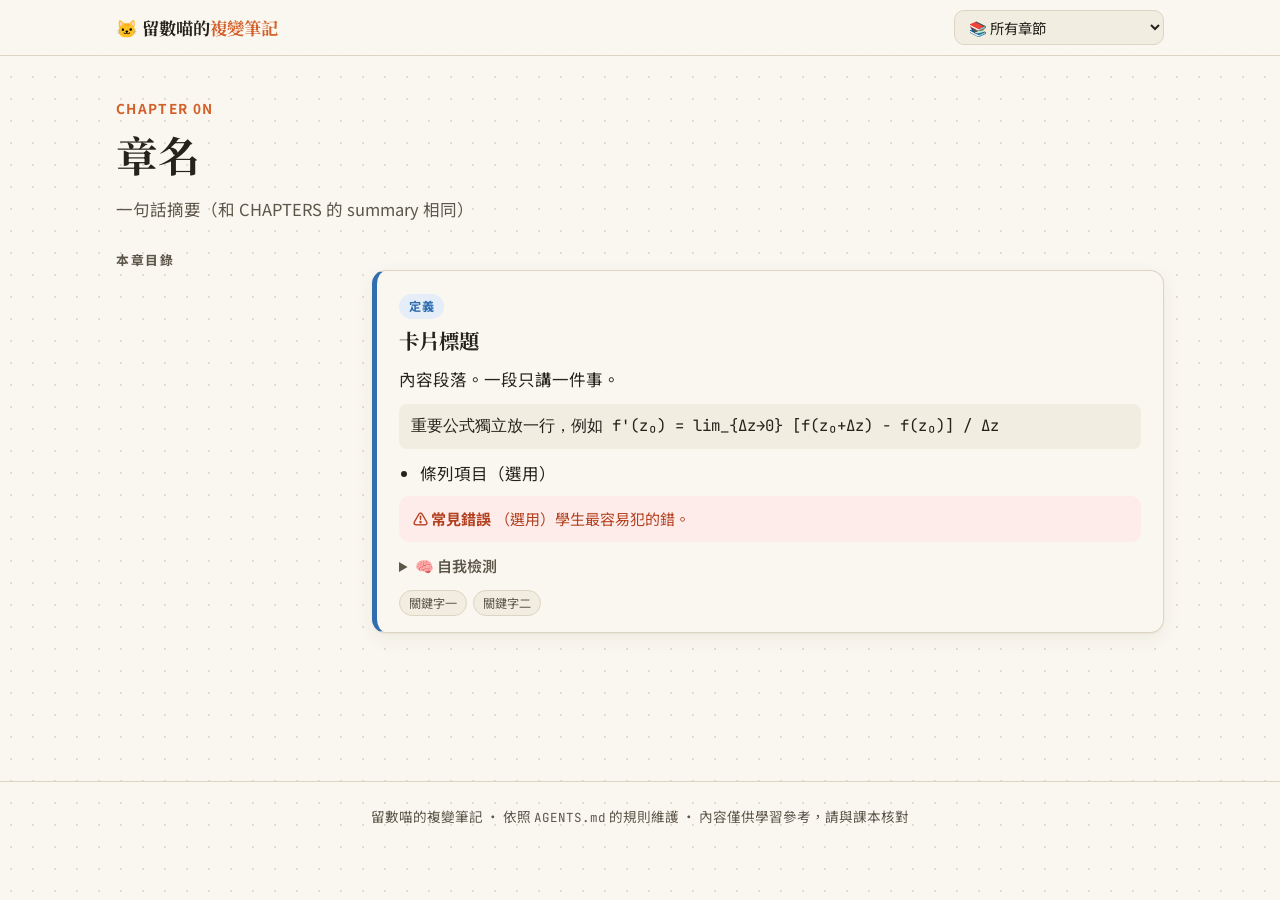
<file: chapter-template.html>
<!doctype html>
<html lang="zh-Hant">
<head>
  <meta charset="utf-8">
  <meta name="viewport" content="width=device-width, initial-scale=1">
  <!-- ✏️ 改：章號、章名 -->
  <title>第 N 章　章名｜留數喵的複變筆記</title>
  <link rel="preconnect" href="https://fonts.googleapis.com">
  <link rel="preconnect" href="https://fonts.gstatic.com" crossorigin>
  <link href="https://fonts.googleapis.com/css2?family=Noto+Sans+TC:wght@400;600;700&family=Noto+Serif+TC:wght@600;700&family=JetBrains+Mono&display=swap" rel="stylesheet">
  <link rel="stylesheet" href="../assets/style.css">
</head>
<!-- ✏️ 改：data-chapter 填章號（數字），必須和 assets/site.js 的 CHAPTERS 一致 -->
<body data-root="../" data-chapter="N">
  <main class="wrap">
    <section class="chapter-head">
      <div class="eyebrow">CHAPTER 0N</div>
      <h1>章名</h1>
      <p>一句話摘要（和 CHAPTERS 的 summary 相同）</p>
    </section>

    <div class="chapter-layout">
      <nav id="toc" class="toc" aria-label="本章目錄"><h3>本章目錄</h3><ol></ol></nav>

      <div>
        <div id="type-filter" class="type-filter" role="toolbar" aria-label="依類型篩選"></div>

        <!-- ===== 卡片從這裡開始，一張 <article> = 一個觀念 ===== -->
        <article class="card" id="chN-1" data-type="定義">
          <span class="tag">定義</span>
          <h2>卡片標題</h2>
          <p>內容段落。一段只講一件事。</p>
          <div class="formula">重要公式獨立放一行，例如 f'(z₀) = lim_{Δz→0} [f(z₀+Δz) − f(z₀)] / Δz</div>
          <ul>
            <li>條列項目（選用）</li>
          </ul>
          <p class="pitfall"><strong>⚠️ 常見錯誤</strong>（選用）學生最容易犯的錯。</p>
          <details class="practice"><summary>🧠 自我檢測</summary><p>一個可以拿來考自己的問題？</p></details>
          <div class="chips keywords"><span class="chip">關鍵字一</span><span class="chip">關鍵字二</span></div>
        </article>
        <!-- ===== 卡片到這裡結束 ===== -->

        <nav id="pager" class="pager" aria-label="章節切換"></nav>
      </div>
    </div>
  </main>

  <script src="../assets/site.js"></script>
</body>
</html>
</file>
<file: assets/style.css>
/* =========================================================
   留數喵的複變筆記 — 全站共用樣式
   規則：顏色一律用下方 CSS 變數，不要在頁面裡寫死色碼（見 AGENTS.md §4）
   ========================================================= */

:root {
  --paper: #faf7f0;
  --paper-2: #f2ede1;
  --dot: #e3dccb;
  --ink: #26221c;
  --ink-soft: #5d564a;
  --line: #ddd5c3;
  --accent: #d2602a;          /* 留數橘 */
  --accent-soft: #fbe6d9;

  /* 卡片類型色（tag 與左邊框） */
  --t-def: #2f6fb0;     --t-def-bg: #e5eef8;     /* 定義 */
  --t-thm: #c2541f;     --t-thm-bg: #fbe8dc;     /* 定理 */
  --t-ex: #2f8a55;      --t-ex-bg: #e3f2e8;      /* 例題 */
  --t-method: #7b4bb0;  --t-method-bg: #efe7f8;  /* 方法 */
  --t-formula: #19807d; --t-formula-bg: #def2f1; /* 公式 */
  --t-prop: #5b6b7d;    --t-prop-bg: #e8ecf1;    /* 性質 */
  --warn: #b3401f;      --warn-bg: #fdecea;

  --radius: 14px;
  --shadow: 0 1px 2px rgba(60, 45, 20, .06), 0 6px 20px rgba(60, 45, 20, .06);
  --font-sans: "Noto Sans TC", system-ui, -apple-system, "PingFang TC", "Microsoft JhengHei", sans-serif;
  --font-serif: "Noto Serif TC", "Songti TC", serif;
  --font-mono: "JetBrains Mono", ui-monospace, monospace;
}

@media (prefers-color-scheme: dark) {
  :root {
    --paper: #1c1a17; --paper-2: #24211d; --dot: #2e2a25;
    --ink: #ece6da; --ink-soft: #b5ac9c; --line: #3a352e;
    --accent: #f08a54; --accent-soft: #3a2619;
    --t-def: #7fb2e8;     --t-def-bg: #1e2a37;
    --t-thm: #f2925f;     --t-thm-bg: #3a2519;
    --t-ex: #6fcf97;      --t-ex-bg: #1b3125;
    --t-method: #c09cf0;  --t-method-bg: #2c2238;
    --t-formula: #5fd0cb; --t-formula-bg: #183230;
    --t-prop: #a9b6c5;    --t-prop-bg: #262c33;
    --warn: #ff9b85;      --warn-bg: #3a201b;
    --shadow: none;
  }
}

* { box-sizing: border-box; }
html { scroll-behavior: smooth; scroll-padding-top: 76px; }
body {
  margin: 0;
  background-color: var(--paper);
  background-image: radial-gradient(var(--dot) 1px, transparent 1.2px);
  background-size: 22px 22px;
  color: var(--ink);
  font-family: var(--font-sans);
  font-size: 16.5px;
  line-height: 1.85;
  -webkit-text-size-adjust: 100%;
}
a { color: var(--accent); text-decoration-thickness: 1px; text-underline-offset: 3px; }
code, .math { font-family: var(--font-mono); font-size: .92em; }

/* ---------- 頂部導覽列（由 site.js 產生） ---------- */
.topbar {
  position: sticky; top: 0; z-index: 10;
  background: color-mix(in srgb, var(--paper) 88%, transparent);
  backdrop-filter: blur(8px);
  border-bottom: 1px solid var(--line);
}
.topbar-inner {
  max-width: 1080px; margin: 0 auto; padding: 10px 16px;
  display: flex; align-items: center; gap: 14px;
}
.brand { font-family: var(--font-serif); font-weight: 700; font-size: 1.08rem; color: var(--ink); text-decoration: none; white-space: nowrap; }
.brand span { color: var(--accent); }
.chapter-select {
  margin-left: auto; max-width: 52vw;
  font: inherit; font-size: .9rem; color: var(--ink);
  background: var(--paper-2); border: 1px solid var(--line); border-radius: 10px; padding: 5px 10px;
}

/* ---------- 版面 ---------- */
.wrap { max-width: 1080px; margin: 0 auto; padding: 0 16px 64px; }
.chapter-layout { display: grid; grid-template-columns: 220px minmax(0, 1fr); gap: 36px; align-items: start; }
@media (max-width: 860px) { .chapter-layout { grid-template-columns: 1fr; } .toc { display: none; } }

/* ---------- 首頁 ---------- */
.hero { padding: 56px 0 28px; }
.hero .eyebrow { color: var(--accent); font-weight: 700; letter-spacing: .12em; font-size: .82rem; }
.hero h1 { font-family: var(--font-serif); font-size: clamp(2rem, 6vw, 3.2rem); line-height: 1.25; margin: .2em 0 .35em; }
.hero p { color: var(--ink-soft); max-width: 40em; margin: 0; }
.search {
  margin: 28px 0 8px; width: 100%; max-width: 520px;
  font: inherit; padding: 11px 16px; border-radius: 999px;
  border: 1px solid var(--line); background: var(--paper-2); color: var(--ink);
}
.search:focus { outline: 2px solid var(--accent); outline-offset: 1px; }
.chapter-grid { display: grid; grid-template-columns: repeat(auto-fill, minmax(290px, 1fr)); gap: 18px; margin-top: 22px; }
.chapter-tile {
  display: block; text-decoration: none; color: var(--ink);
  background: var(--paper); border: 1px solid var(--line); border-radius: var(--radius);
  padding: 20px 22px; box-shadow: var(--shadow); transition: transform .15s, border-color .15s;
}
.chapter-tile:hover { transform: translateY(-2px); border-color: var(--accent); }
.chapter-tile .no { font-family: var(--font-serif); color: var(--accent); font-size: 2rem; font-weight: 700; line-height: 1; }
.chapter-tile h2 { font-family: var(--font-serif); font-size: 1.22rem; margin: .45em 0 .25em; }
.chapter-tile p { margin: 0; color: var(--ink-soft); font-size: .93rem; line-height: 1.7; }
.chips { display: flex; flex-wrap: wrap; gap: 6px; margin-top: 12px; }
.chip { font-size: .76rem; padding: 1px 9px; border-radius: 999px; background: var(--paper-2); color: var(--ink-soft); border: 1px solid var(--line); }
.empty { color: var(--ink-soft); padding: 24px 0; }

/* ---------- 章節頁 ---------- */
.chapter-head { padding: 40px 0 18px; }
.chapter-head .eyebrow { color: var(--accent); font-weight: 700; letter-spacing: .1em; font-size: .85rem; }
.chapter-head h1 { font-family: var(--font-serif); font-size: clamp(1.8rem, 5vw, 2.6rem); margin: .15em 0 .3em; line-height: 1.3; }
.chapter-head p { color: var(--ink-soft); margin: 0; }

.toc { position: sticky; top: 84px; font-size: .9rem; }
.toc h3 { font-size: .8rem; letter-spacing: .12em; color: var(--ink-soft); margin: 6px 0 8px; }
.toc ol { list-style: none; padding: 0; margin: 0; border-left: 2px solid var(--line); }
.toc a { display: block; padding: 4px 0 4px 12px; margin-left: -2px; border-left: 2px solid transparent; color: var(--ink-soft); text-decoration: none; line-height: 1.5; }
.toc a:hover, .toc a.active { color: var(--accent); border-left-color: var(--accent); }

.type-filter { display: flex; flex-wrap: wrap; gap: 8px; margin: 6px 0 22px; }
.type-filter button {
  font: inherit; font-size: .85rem; cursor: pointer; padding: 3px 13px; border-radius: 999px;
  border: 1px solid var(--line); background: var(--paper); color: var(--ink-soft);
}
.type-filter button[aria-pressed="true"] { background: var(--ink); color: var(--paper); border-color: var(--ink); }

/* 知識卡片 */
.card {
  position: relative; background: var(--paper); border: 1px solid var(--line);
  border-left: 5px solid var(--tc, var(--line)); border-radius: var(--radius);
  padding: 18px 22px 16px; margin: 0 0 20px; box-shadow: var(--shadow);
}
.card[hidden] { display: none; }
.card h2 { font-family: var(--font-serif); font-size: 1.28rem; margin: 6px 0 8px; line-height: 1.45; }
.card p { margin: .5em 0; }
.card ul, .card ol { padding-left: 1.3em; margin: .4em 0; }
.card .formula {
  font-family: var(--font-mono); font-size: .95em; background: var(--paper-2);
  border-radius: 8px; padding: 8px 12px; margin: .6em 0; overflow-x: auto; white-space: pre-wrap;
}
.tag { display: inline-block; font-size: .76rem; font-weight: 700; letter-spacing: .06em; padding: 1px 10px; border-radius: 999px; color: var(--tc); background: var(--tbg); }
.keywords { margin-top: 10px; }

.card[data-type="定義"]  { --tc: var(--t-def);     --tbg: var(--t-def-bg); }
.card[data-type="定理"]  { --tc: var(--t-thm);     --tbg: var(--t-thm-bg); }
.card[data-type="例題"]  { --tc: var(--t-ex);      --tbg: var(--t-ex-bg); }
.card[data-type="方法"]  { --tc: var(--t-method);  --tbg: var(--t-method-bg); }
.card[data-type="公式"]  { --tc: var(--t-formula); --tbg: var(--t-formula-bg); }
.card[data-type="性質"]  { --tc: var(--t-prop);    --tbg: var(--t-prop-bg); }

.pitfall { margin: 12px 0 4px; padding: 9px 14px; border-radius: 10px; background: var(--warn-bg); color: var(--warn); font-size: .94rem; }
.pitfall strong { margin-right: 4px; }
.practice { margin-top: 10px; font-size: .94rem; }
.practice summary { cursor: pointer; color: var(--ink-soft); font-weight: 600; }
.practice p { margin: .4em 0 0 1.1em; }

/* 上一章 / 下一章 */
.pager { display: grid; grid-template-columns: 1fr 1fr; gap: 14px; margin-top: 36px; }
.pager a {
  display: block; padding: 14px 18px; border: 1px solid var(--line); border-radius: var(--radius);
  text-decoration: none; color: var(--ink); background: var(--paper);
}
.pager a:hover { border-color: var(--accent); }
.pager small { display: block; color: var(--ink-soft); font-size: .8rem; }
.pager .next { text-align: right; grid-column: 2; }

.site-footer { border-top: 1px solid var(--line); margin-top: 48px; padding: 22px 16px; text-align: center; color: var(--ink-soft); font-size: .85rem; }

@media (max-width: 560px) {
  body { font-size: 16px; }
  .card { padding: 16px 16px 14px; }
  .brand { font-size: 1rem; }
}
</file>
